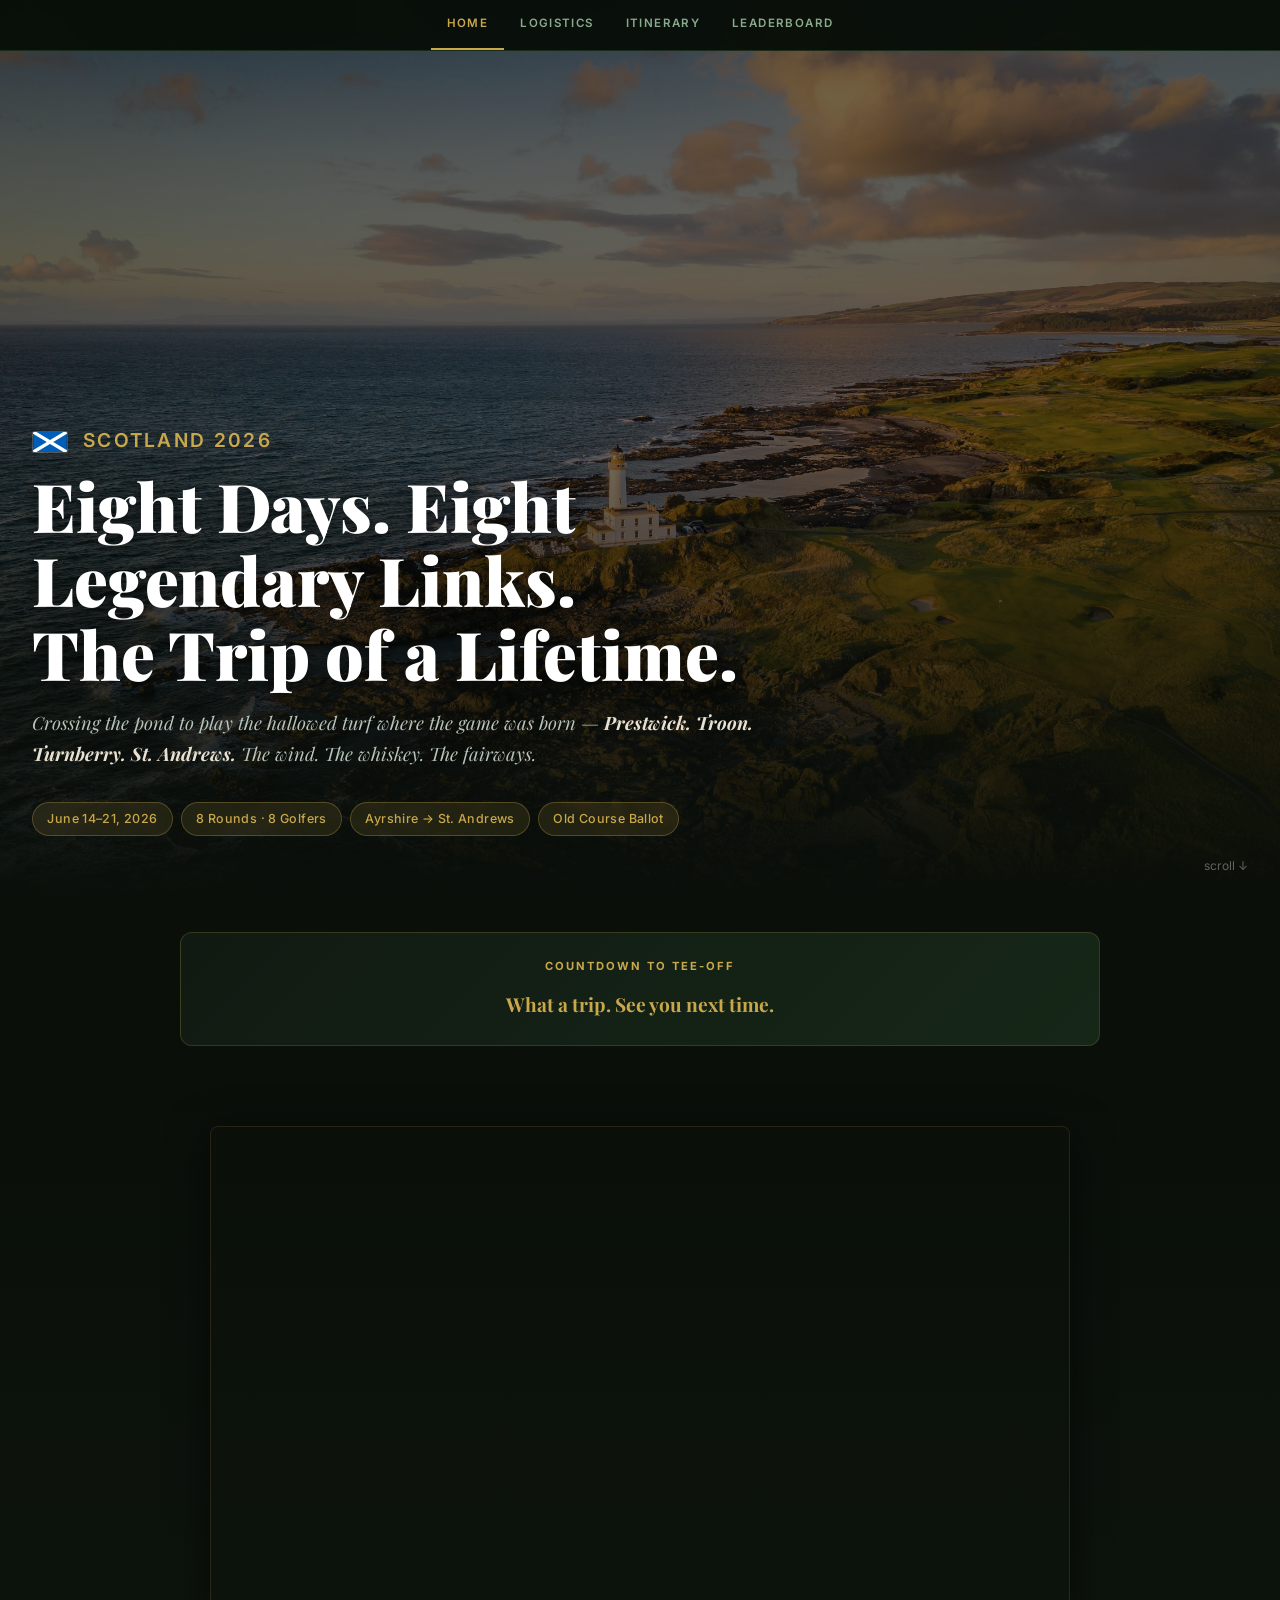
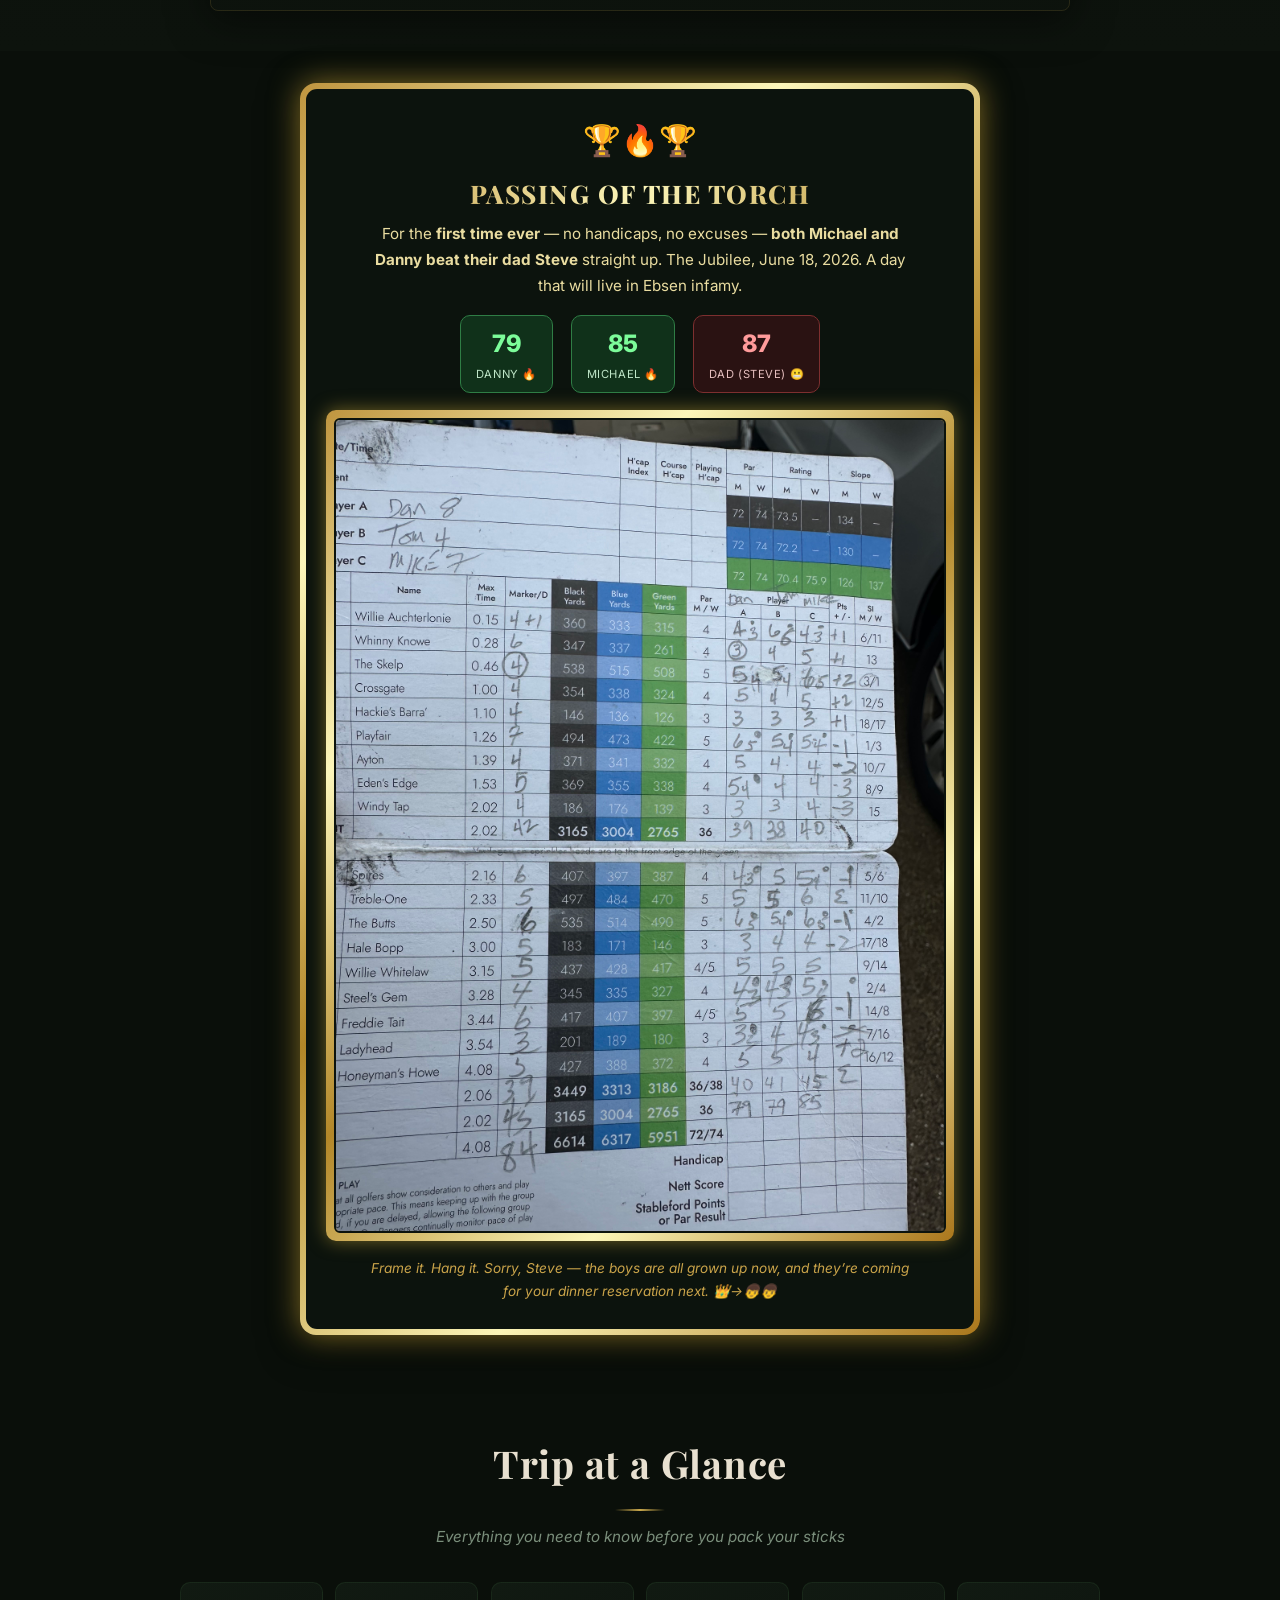
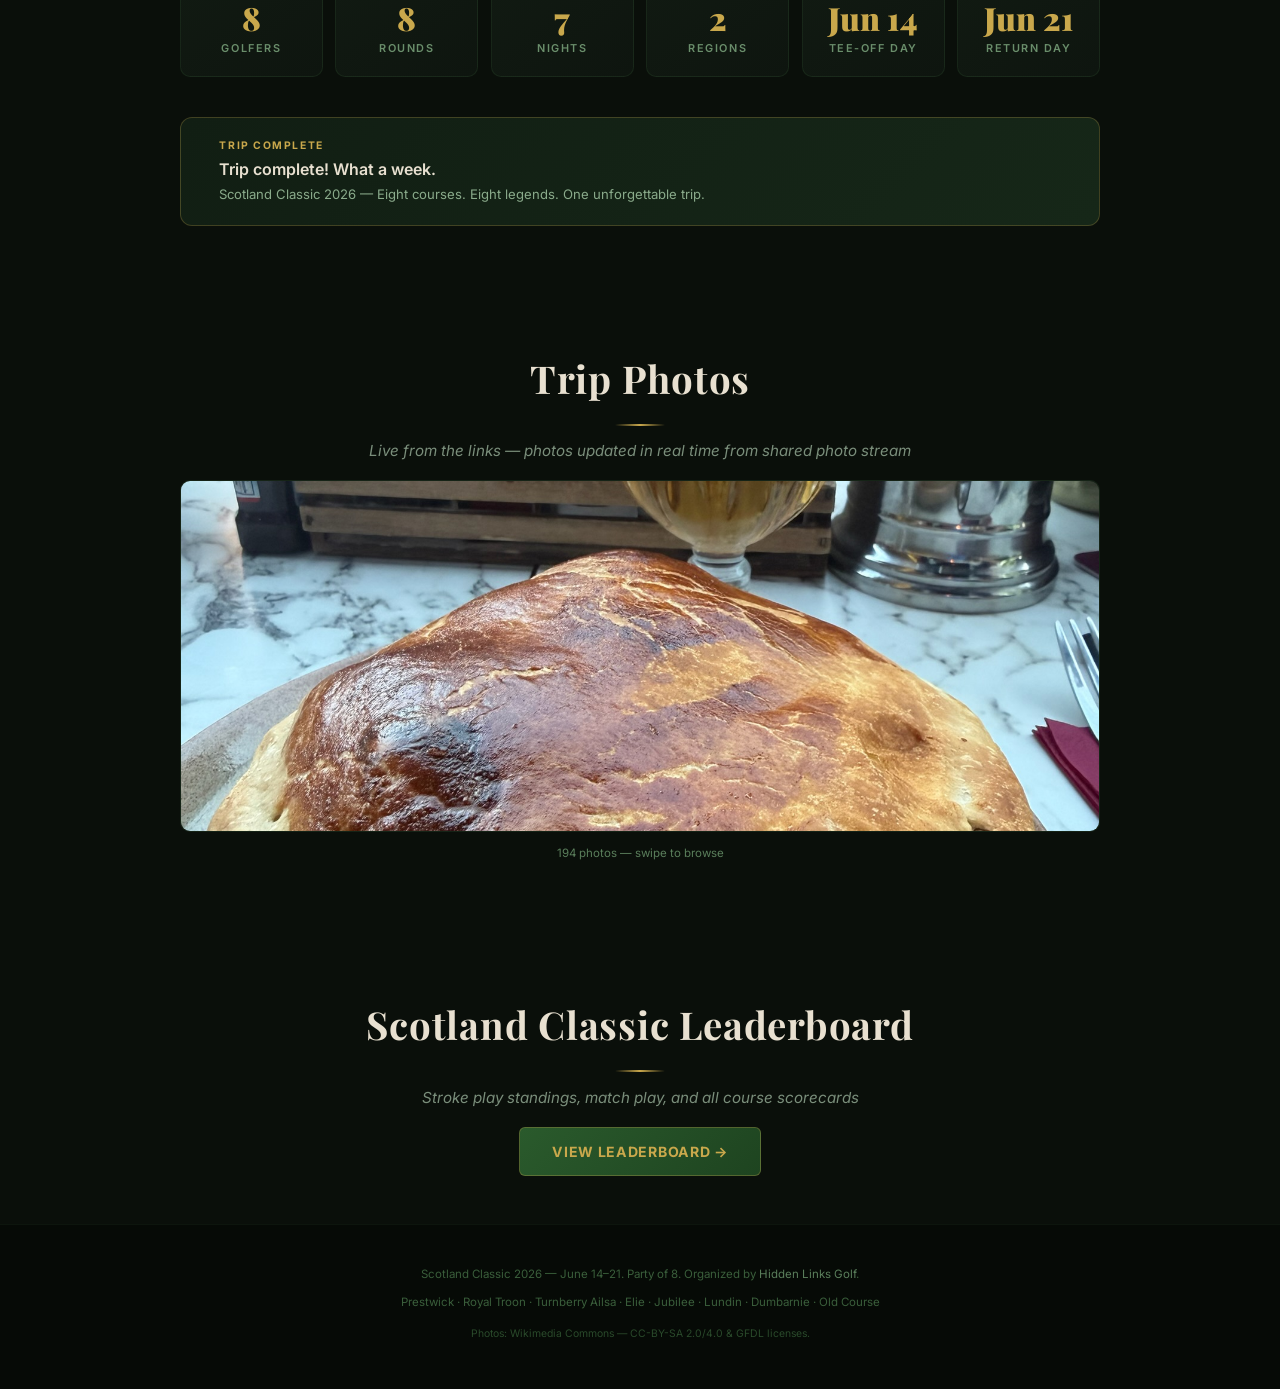
<file: index.html>
<!DOCTYPE html>
<html lang="en">
<head>
  <meta charset="UTF-8" />
  <meta name="viewport" content="width=device-width, initial-scale=1.0" />
  <title>Scotland Classic 2026</title>
  <link rel="stylesheet" href="styles.css" />
</head>
<body>

<!-- ===== HERO ===== -->
<section class="hero" id="top">
  <div class="hero-bg"></div>
  <div class="hero-content">
    <div class="hero-flag">
      <svg viewBox="0 0 60 36" width="36" height="22" style="vertical-align:middle; margin-right:0.4em; border:1px solid rgba(255,255,255,0.2); border-radius:2px;" xmlns="http://www.w3.org/2000/svg">
        <rect width="60" height="36" fill="#005EB8"/>
        <path d="M0,0 L60,36 M60,0 L0,36" stroke="white" stroke-width="6"/>
      </svg>
      Scotland 2026
    </div>
    <h1>Eight Days. Eight Legendary Links.<br />The Trip of a Lifetime.</h1>
    <p class="hero-sub">Crossing the pond to play the hallowed turf where the game was born &mdash; <strong>Prestwick. Troon. Turnberry. St. Andrews.</strong> The wind. The whiskey. The fairways.</p>
    <div class="hero-badges">
      <span class="badge">June 14&ndash;21, 2026</span>
      <span class="badge">8 Rounds &middot; 8 Golfers</span>
      <span class="badge">Ayrshire &rarr; St. Andrews</span>
      <span class="badge">Old Course Ballot</span>
    </div>
  </div>
  <div class="scroll-hint">scroll &#8595;</div>
</section>

<!-- ===== COUNTDOWN ===== -->
<div class="container">
  <div class="countdown-bar" style="margin-top:2rem;">
    <h3>Countdown to Tee-Off</h3>
    <div class="countdown-numbers" id="countdown">
      <div class="countdown-unit"><span class="num" id="cd-days">--</span><span class="lbl">Days</span></div>
      <div class="countdown-unit"><span class="num" id="cd-hours">--</span><span class="lbl">Hours</span></div>
      <div class="countdown-unit"><span class="num" id="cd-mins">--</span><span class="lbl">Minutes</span></div>
      <div class="countdown-unit"><span class="num" id="cd-secs">--</span><span class="lbl">Seconds</span></div>
    </div>
  </div>
</div>

<!-- ===== HYPE VIDEO ===== -->
<section class="video-section">
  <div class="video-wrapper">
    <div class="video-frame">
      <iframe
        src="https://www.youtube.com/embed/14NQIq4SrmY"
        title="Scotland Golf Trip Hype Video"
        frameborder="0"
        allow="accelerometer; autoplay; clipboard-write; encrypted-media; gyroscope; picture-in-picture; web-share"
        allowfullscreen></iframe>
    </div>
  </div>
</section>

<!-- ===== NAV ===== -->
<nav class="site-nav">
  <a href="index.html" class="active">Home</a>
  <a href="logistics.html">Logistics</a>
  <a href="itinerary.html">Itinerary</a>
  <a href="leaderboard.html">Leaderboard</a>
</nav>

<div class="container">

  <!-- ===== PASSING OF THE TORCH (Ebsen milestone) ===== -->
  <section id="torch" style="margin:2rem 0 2.5rem; text-align:center;">
    <div style="max-width:680px; margin:0 auto; padding:6px; background:linear-gradient(135deg,#bf953f,#fcf6ba,#b38728,#fbf5b7,#aa771c); border-radius:16px; box-shadow:0 0 30px rgba(212,175,55,0.6), 0 10px 40px rgba(0,0,0,0.5);">
      <div style="background:#0c130d; border-radius:11px; padding:1.6rem 1.25rem;">
        <div style="font-size:1.9rem;">🏆🔥🏆</div>
        <h2 style="margin:0.3rem 0 0.2rem; font-size:1.6rem; background:linear-gradient(90deg,#bf953f,#fcf6ba,#b38728); -webkit-background-clip:text; background-clip:text; color:transparent; font-weight:800; letter-spacing:0.06em;">PASSING OF THE TORCH</h2>
        <p style="color:#e9dca0; font-size:0.95rem; margin:0.4rem auto 1rem; max-width:540px;">For the <strong>first time ever</strong> &mdash; no handicaps, no excuses &mdash; <strong>both Michael and Danny beat their dad Steve</strong> straight up. The Jubilee, June 18, 2026. A day that will live in Ebsen infamy.</p>
        <div style="display:flex; justify-content:center; gap:1.1rem; flex-wrap:wrap; margin-bottom:1.1rem;">
          <div style="background:#10311a; border:1px solid #2f7d45; border-radius:10px; padding:0.5rem 0.95rem;"><div style="font-size:1.5rem; font-weight:800; color:#7CFC9A;">79</div><div style="font-size:0.7rem; color:#bfe6c8; letter-spacing:0.05em;">DANNY 🔥</div></div>
          <div style="background:#10311a; border:1px solid #2f7d45; border-radius:10px; padding:0.5rem 0.95rem;"><div style="font-size:1.5rem; font-weight:800; color:#7CFC9A;">85</div><div style="font-size:0.7rem; color:#bfe6c8; letter-spacing:0.05em;">MICHAEL 🔥</div></div>
          <div style="background:#2a1212; border:1px solid #7d2f2f; border-radius:10px; padding:0.5rem 0.95rem;"><div style="font-size:1.5rem; font-weight:800; color:#ff9b9b;">87</div><div style="font-size:0.7rem; color:#e6bfbf; letter-spacing:0.05em;">DAD&nbsp;(STEVE) 😬</div></div>
        </div>
        <div style="padding:8px; border-radius:10px; background:linear-gradient(135deg,#bf953f,#fcf6ba,#b38728,#fbf5b7,#aa771c); box-shadow:0 0 18px rgba(212,175,55,0.5);">
          <img src="images/ebsen-torch.jpeg" alt="The scorecard: Michael & Danny both beat Steve at the Jubilee" style="width:100%; display:block; border-radius:6px; border:2px solid #0c130d;" />
        </div>
        <p style="color:#caa44a; font-style:italic; font-size:0.85rem; margin:1rem auto 0; max-width:540px;">Frame it. Hang it. Sorry, Steve &mdash; the boys are all grown up now, and they&rsquo;re coming for your dinner reservation next. 👑&rarr;👦👦</p>
      </div>
    </div>
  </section>

  <!-- ===== AT A GLANCE ===== -->
  <section id="glance">
    <div class="section-header">
      <h2>Trip at a Glance</h2>
      <div class="divider"></div>
      <p>Everything you need to know before you pack your sticks</p>
    </div>

    <div class="glance-grid">
      <div class="glance-card">
        <div class="glance-number">8</div>
        <div class="glance-label">Golfers</div>
      </div>
      <div class="glance-card">
        <div class="glance-number">8</div>
        <div class="glance-label">Rounds</div>
      </div>
      <div class="glance-card">
        <div class="glance-number">7</div>
        <div class="glance-label">Nights</div>
      </div>
      <div class="glance-card">
        <div class="glance-number">2</div>
        <div class="glance-label">Regions</div>
      </div>
      <div class="glance-card">
        <div class="glance-number">Jun 14</div>
        <div class="glance-label">Tee-Off Day</div>
      </div>
      <div class="glance-card">
        <div class="glance-number">Jun 21</div>
        <div class="glance-label">Return Day</div>
      </div>
    </div>
  </section>

  <!-- ===== NEXT UP BAR ===== -->
  <div id="right-now-bar">
    <div class="right-now-icon" id="rn-icon"></div>
    <div class="right-now-text">
      <div class="right-now-label" id="rn-label">Next Up <span style="font-weight:400; font-size:0.55rem; color:#6a8e6b; letter-spacing:0.08em;">(updated in real time)</span></div>
      <div class="right-now-main" id="rn-main"></div>
      <div class="right-now-detail" id="rn-detail"></div>
    </div>
    <a class="right-now-btn" id="rn-btn" href="itinerary.html">View Itinerary</a>
  </div>

  <!-- ===== PHOTO STREAM ===== -->
  <section id="photo-stream" style="padding: 2rem 0 2.5rem;">
    <div class="section-header" style="padding-bottom:1rem;">
      <h2>Trip Photos</h2>
      <div class="divider"></div>
      <p>Live from the links &mdash; photos updated in real time from shared photo stream</p>
    </div>
    <div id="photo-gallery" class="photo-gallery">
      <div class="photo-gallery-inner" id="photo-gallery-inner"></div>
    </div>
    <div id="photo-empty" style="background: linear-gradient(145deg, #0e150f, #0b120c); border: 1px solid rgba(90,158,92,0.12); border-radius: 10px; padding: 2.5rem 1.5rem; text-align: center; color: #5a7e5b; font-size: 0.85rem; font-style: italic;">
      Loading photos...
    </div>
    <div id="photo-count" style="text-align:center; margin-top:0.75rem; font-size:0.72rem; color:#5a7e5b;"></div>
  </section>

  <!-- ===== LEADERBOARD LINK ===== -->
  <section style="text-align:center; padding: 2rem 0 3rem;">
    <div class="section-header" style="padding-bottom:1rem;">
      <h2>Scotland Classic Leaderboard</h2>
      <div class="divider"></div>
      <p>Stroke play standings, match play, and all course scorecards</p>
    </div>
    <a href="leaderboard.html" class="right-now-btn" style="font-size:0.88rem; padding:0.75rem 2rem;">View Leaderboard &rarr;</a>
  </section>

</div>

<footer>
  <p>Scotland Classic 2026 &mdash; June 14&ndash;21. Party of 8. Organized by <a href="https://www.hiddenlinksgolf.com" target="_blank">Hidden Links Golf</a>.</p>
  <p style="margin-top:0.5rem;">Prestwick &middot; Royal Troon &middot; Turnberry Ailsa &middot; Elie &middot; Jubilee &middot; Lundin &middot; Dumbarnie &middot; Old Course</p>
  <p style="margin-top:0.8rem; font-size:0.65rem; color:#2a4a2b;">
    Photos: Wikimedia Commons &mdash; CC-BY-SA 2.0/4.0 &amp; GFDL licenses.
  </p>
</footer>

<script>
  // ===== TRIP CONFIG =====
  var TRIP_START_DATE = new Date(2026, 5, 14);
  var TRIP_END_DATE   = new Date(2026, 5, 21);

  var TRIP_DAYS = [
    { day: 1, label: 'Day 1', desc: 'Arrive Edinburgh → Prestwick', detail: 'Tee time 3:36 PM', anchor: 'itinerary.html#day-1' },
    { day: 2, label: 'Day 2', desc: 'Royal Troon', detail: 'Tee time 3:20 PM • Pickup 1:30 PM', anchor: 'itinerary.html#day-2' },
    { day: 3, label: 'Day 3', desc: 'Turnberry Ailsa → St. Andrews', detail: 'Tee time 10:31 AM', anchor: 'itinerary.html#day-3' },
    { day: 4, label: 'Day 4', desc: 'Golf House Club, Elie', detail: 'Tee time 12:00 PM', anchor: 'itinerary.html#day-4' },
    { day: 5, label: 'Day 5', desc: 'St. Andrews Jubilee Course', detail: 'Tee time 2:32 PM • Walk from hotel', anchor: 'itinerary.html#day-5' },
    { day: 6, label: 'Day 6', desc: 'Ballot + Lundin Golf Club', detail: 'Lundin tee time 12:20 PM', anchor: 'itinerary.html#day-6' },
    { day: 7, label: 'Day 7', desc: 'Dumbarnie Links', detail: 'Tee time 9:40 AM', anchor: 'itinerary.html#day-7' },
    { day: 8, label: 'Day 8', desc: 'Fly Home', detail: 'UA #119 departs 11:30 AM', anchor: 'itinerary.html#day-8' },
  ];

  function getLocalDateOnly(d) {
    return new Date(d.getFullYear(), d.getMonth(), d.getDate());
  }

  function updateRightNowBar() {
    var now = new Date();
    var today = getLocalDateOnly(now);
    var bar = document.getElementById('right-now-bar');
    var icon = document.getElementById('rn-icon');
    var lbl = document.getElementById('rn-label');
    var main = document.getElementById('rn-main');
    var detail = document.getElementById('rn-detail');
    var btn = document.getElementById('rn-btn');

    var startOnly = getLocalDateOnly(TRIP_START_DATE);
    var endOnly   = getLocalDateOnly(TRIP_END_DATE);

    bar.style.display = 'flex';

    if (today < startOnly) {
      var msUntil = startOnly - today;
      var daysUntil = Math.round(msUntil / 86400000);
      lbl.innerHTML = 'Next Up <span style="font-weight:400; font-size:0.55rem; color:#6a8e6b; letter-spacing:0.08em;">(updated in real time)</span>';
      main.textContent = daysUntil + ' day' + (daysUntil === 1 ? '' : 's') + ' until tee-off — June 14, 2026';
      detail.textContent = 'Prestwick Golf Club awaits. First tee time: 3:36 PM local.';
      btn.href = 'itinerary.html';
      btn.textContent = 'View Itinerary';
      return;
    }

    if (today > endOnly) {
      lbl.textContent = 'Trip Complete';
      main.textContent = 'Trip complete! What a week.';
      detail.textContent = 'Scotland Classic 2026 — Eight courses. Eight legends. One unforgettable trip.';
      btn.style.display = 'none';
      return;
    }

    var dayIndex = Math.floor((today - startOnly) / 86400000);
    var dayInfo = TRIP_DAYS[dayIndex];
    if (!dayInfo) return;

    lbl.innerHTML = 'Today — ' + dayInfo.label + ' <span style="font-weight:400; font-size:0.55rem; color:#6a8e6b; letter-spacing:0.08em;">(updated in real time)</span>';
    main.textContent = dayInfo.desc;
    detail.textContent = dayInfo.detail;
    btn.href = dayInfo.anchor;
    btn.textContent = 'Jump to ' + dayInfo.label;
  }

  function updateCountdown() {
    var target = new Date('2026-06-14T08:25:00-05:00');
    var now = new Date();
    var diff = target - now;
    var cdEl = document.getElementById('countdown');

    if (diff <= 0) {
      var today = getLocalDateOnly(now);
      var endOnly = getLocalDateOnly(TRIP_END_DATE);
      if (today > endOnly) {
        cdEl.innerHTML = '<div style="color:#c9a84c;font-size:1.2rem;font-weight:700;font-family:Playfair Display,Georgia,serif;">What a trip. See you next time.</div>';
      } else {
        cdEl.innerHTML = '<div style="color:#c9a84c;font-size:1.2rem;font-weight:700;font-family:Playfair Display,Georgia,serif;">We’re in Scotland!</div>';
      }
      return;
    }
    var d = Math.floor(diff / 86400000);
    var h = Math.floor((diff % 86400000) / 3600000);
    var m = Math.floor((diff % 3600000) / 60000);
    var s = Math.floor((diff % 60000) / 1000);
    document.getElementById('cd-days').textContent = d;
    document.getElementById('cd-hours').textContent = h;
    document.getElementById('cd-mins').textContent = m;
    document.getElementById('cd-secs').textContent = s;
  }

  updateCountdown();
  updateRightNowBar();
  setInterval(updateCountdown, 1000);

  // ===== PHOTO STREAM =====
  function loadPhotoStream() {
    fetch('photos.json?' + Date.now())
      .then(function(r) { return r.ok ? r.json() : null; })
      .then(function(data) {
        var gallery = document.getElementById('photo-gallery');
        var inner = document.getElementById('photo-gallery-inner');
        var empty = document.getElementById('photo-empty');
        var countEl = document.getElementById('photo-count');
        if (!data || !data.photos || data.photos.length === 0) {
          gallery.style.display = 'none';
          empty.textContent = 'No photos yet — upload to the shared album and they\'ll appear here automatically.';
          countEl.textContent = '';
          return;
        }
        empty.style.display = 'none';
        gallery.style.display = 'block';
        inner.innerHTML = '';
        data.photos.forEach(function(photo) {
          var slide = document.createElement('div');
          slide.className = 'photo-slide';
          var img = document.createElement('img');
          img.src = 'images/stream/' + photo.filename;
          img.alt = photo.caption || 'Scotland Trip Photo';
          img.loading = 'lazy';
          slide.appendChild(img);
          if (photo.caption) {
            var cap = document.createElement('div');
            cap.className = 'photo-caption';
            cap.textContent = photo.caption;
            slide.appendChild(cap);
          }
          inner.appendChild(slide);
        });
        countEl.textContent = data.photos.length + ' photo' + (data.photos.length === 1 ? '' : 's') + ' — swipe to browse';
      })
      .catch(function() {
        document.getElementById('photo-empty').textContent = 'No photos yet — upload to the shared album and they\'ll appear here automatically.';
      });
  }
  loadPhotoStream();
  setInterval(loadPhotoStream, 60000);
</script>

</body>
</html>
</file>
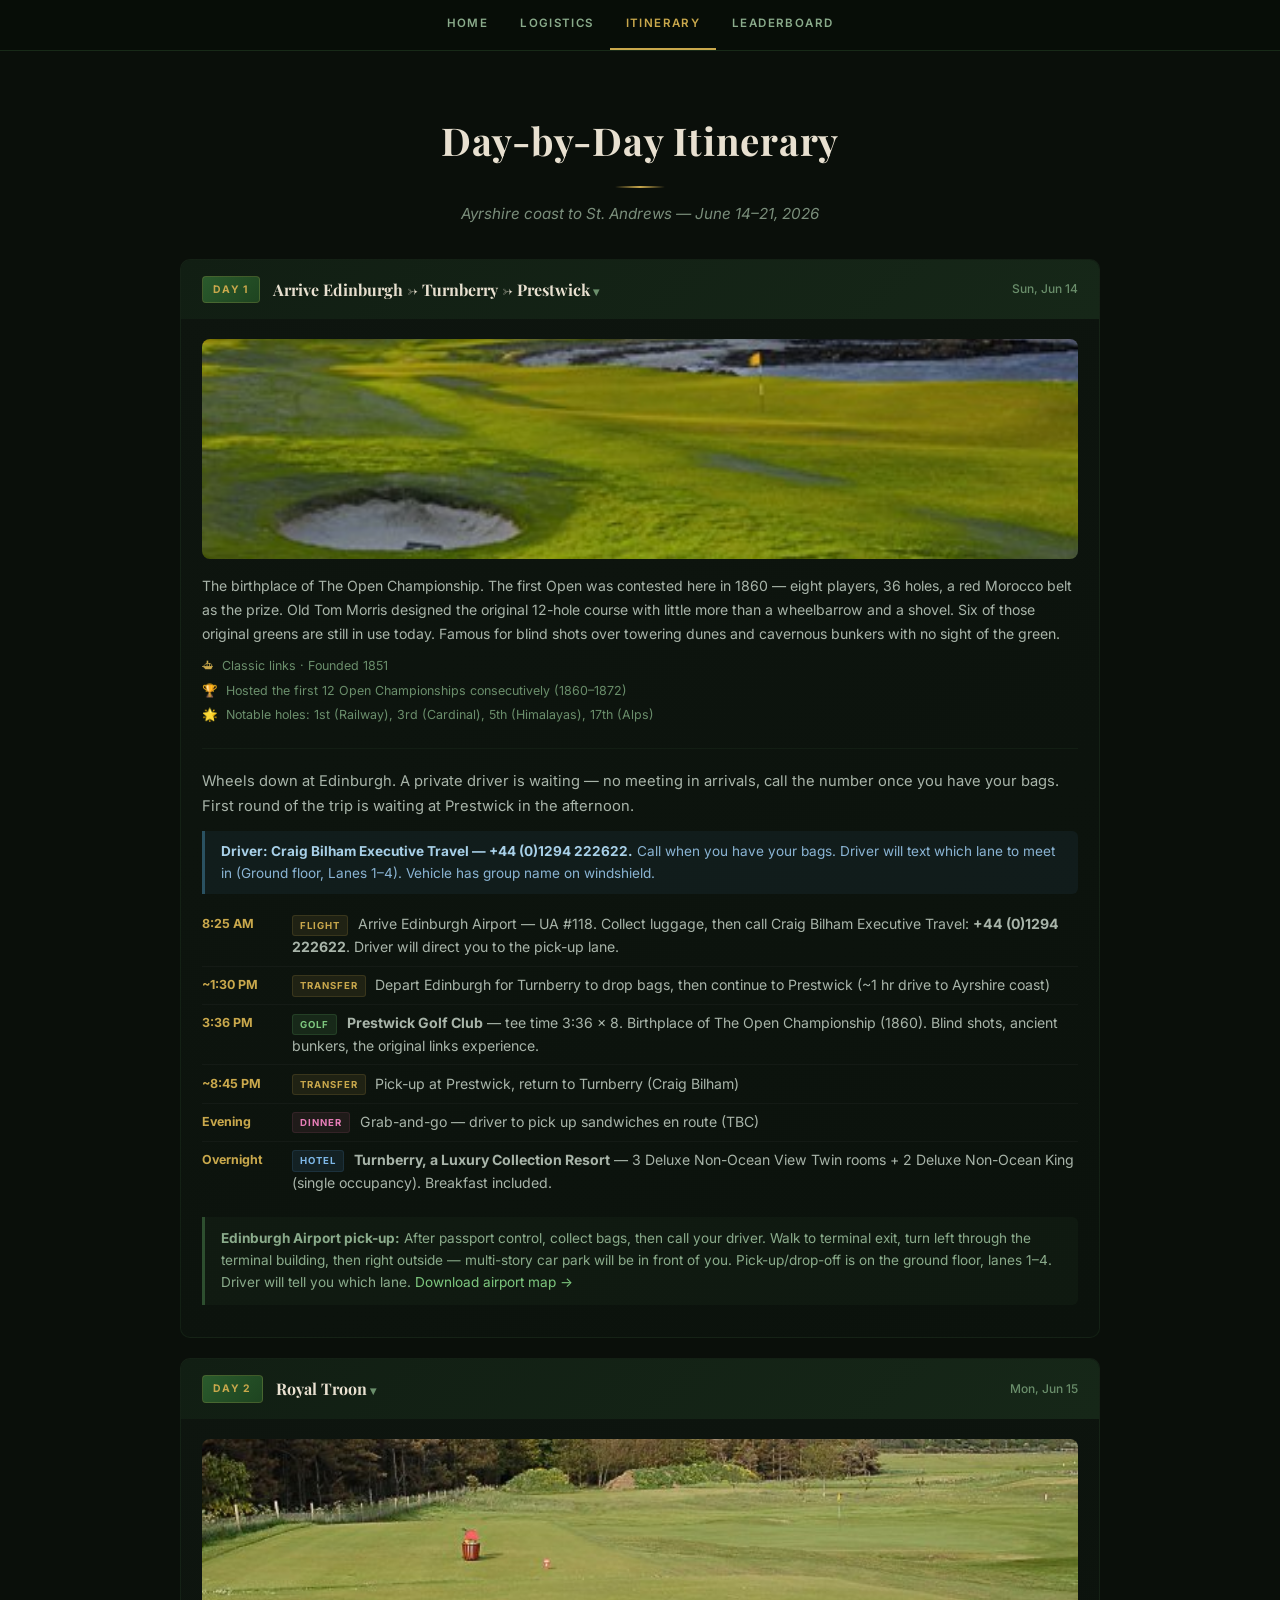
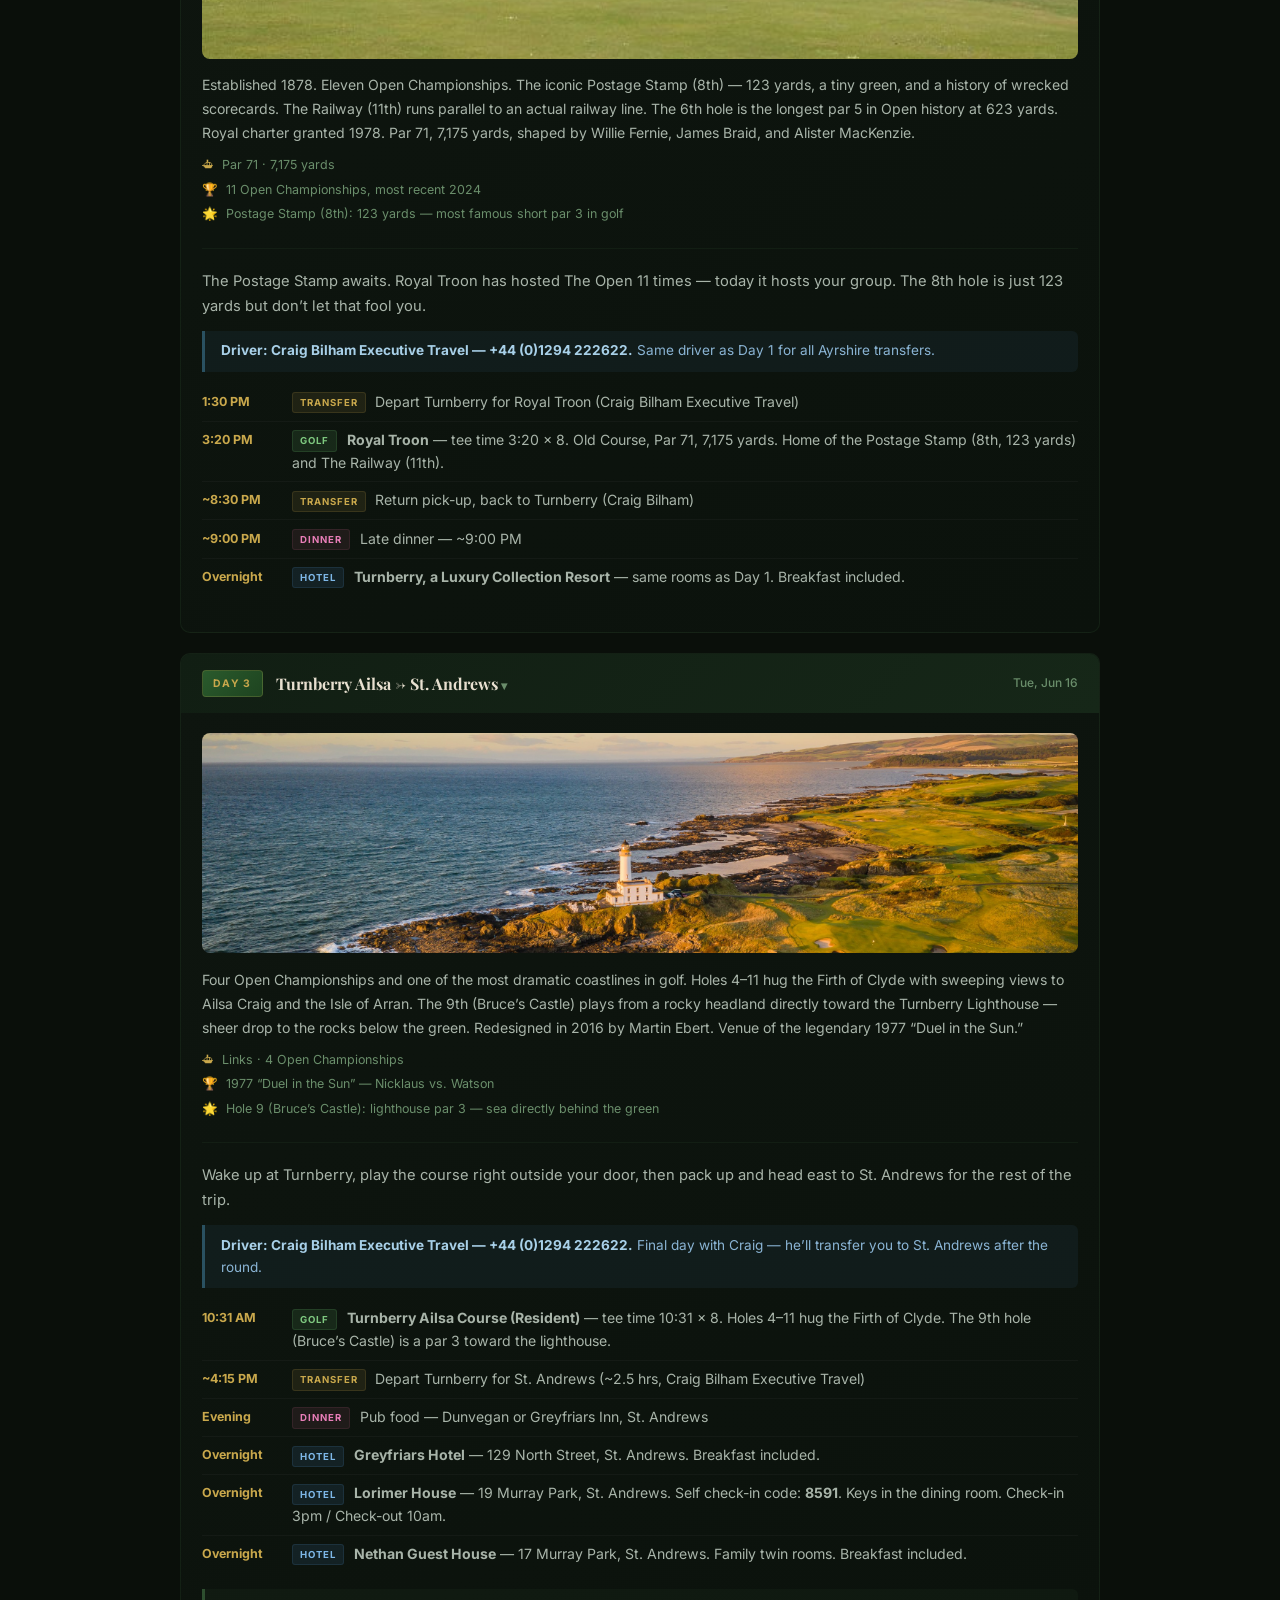
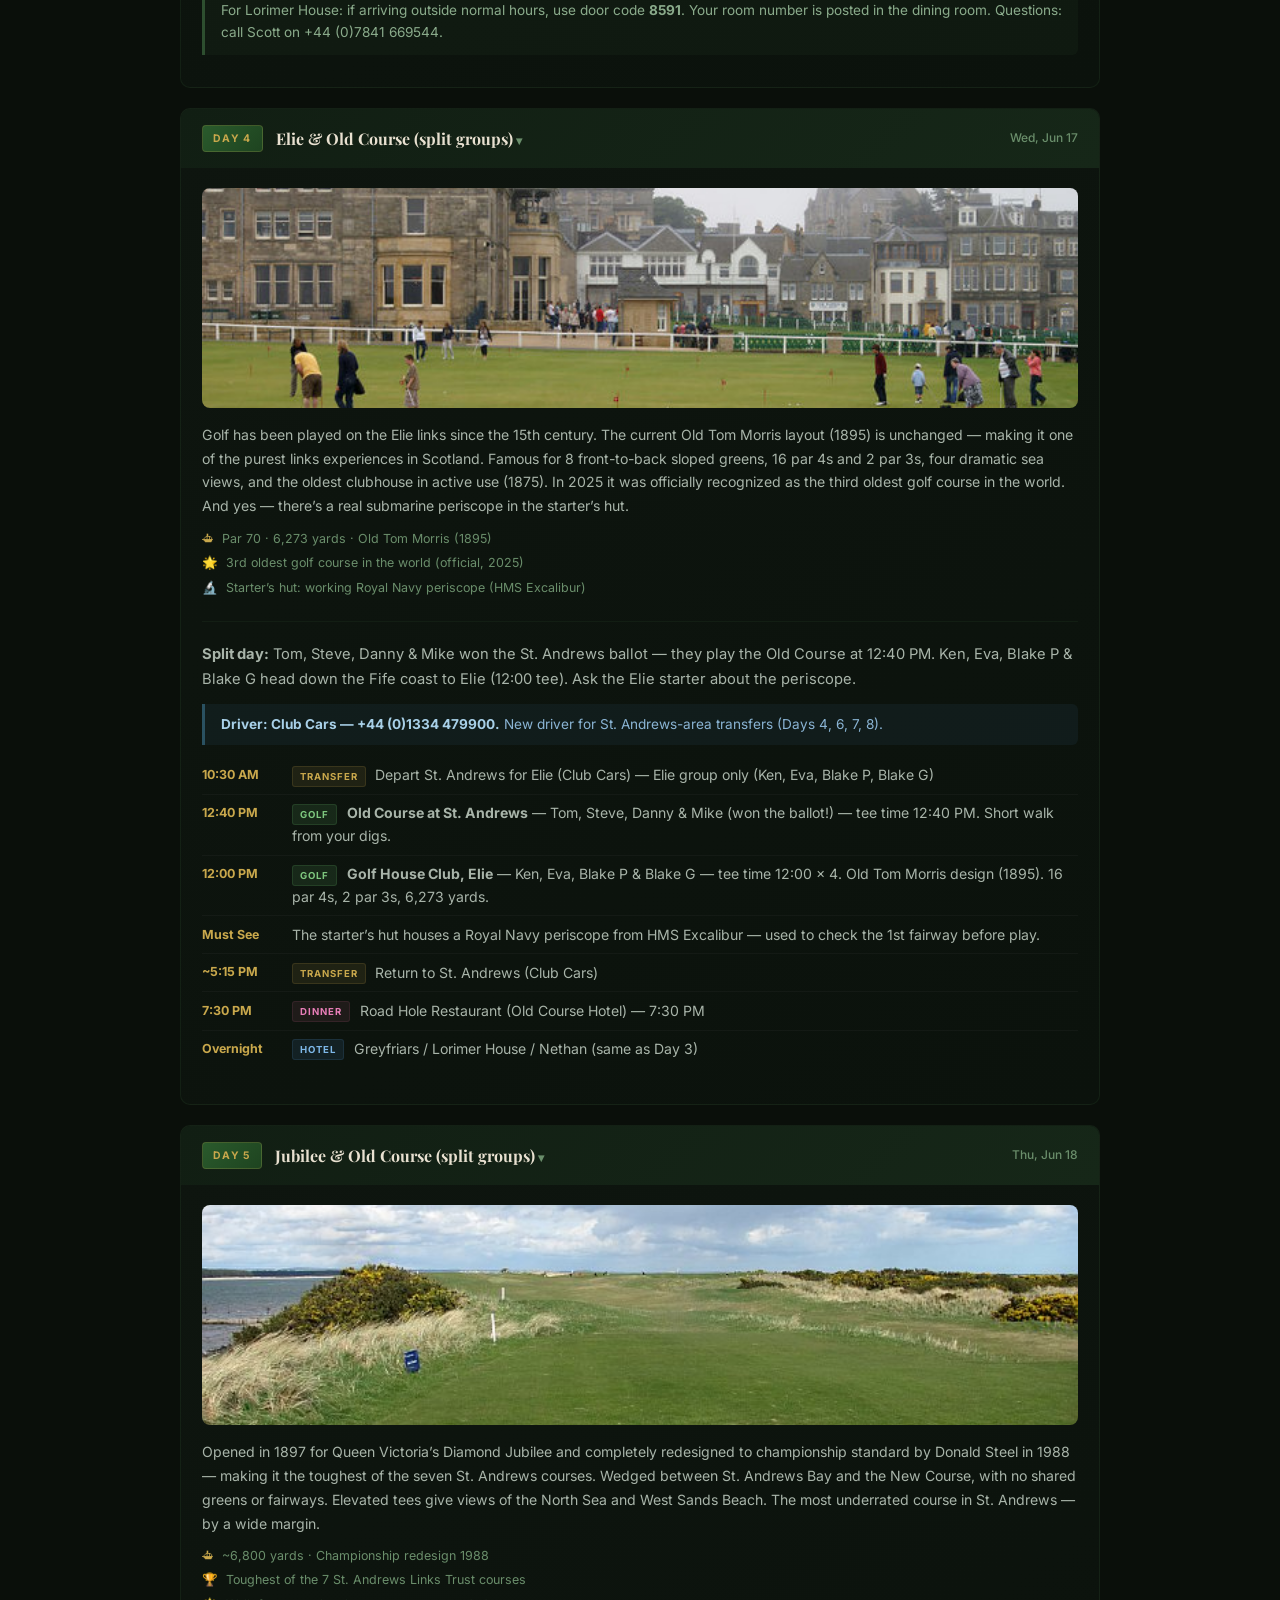
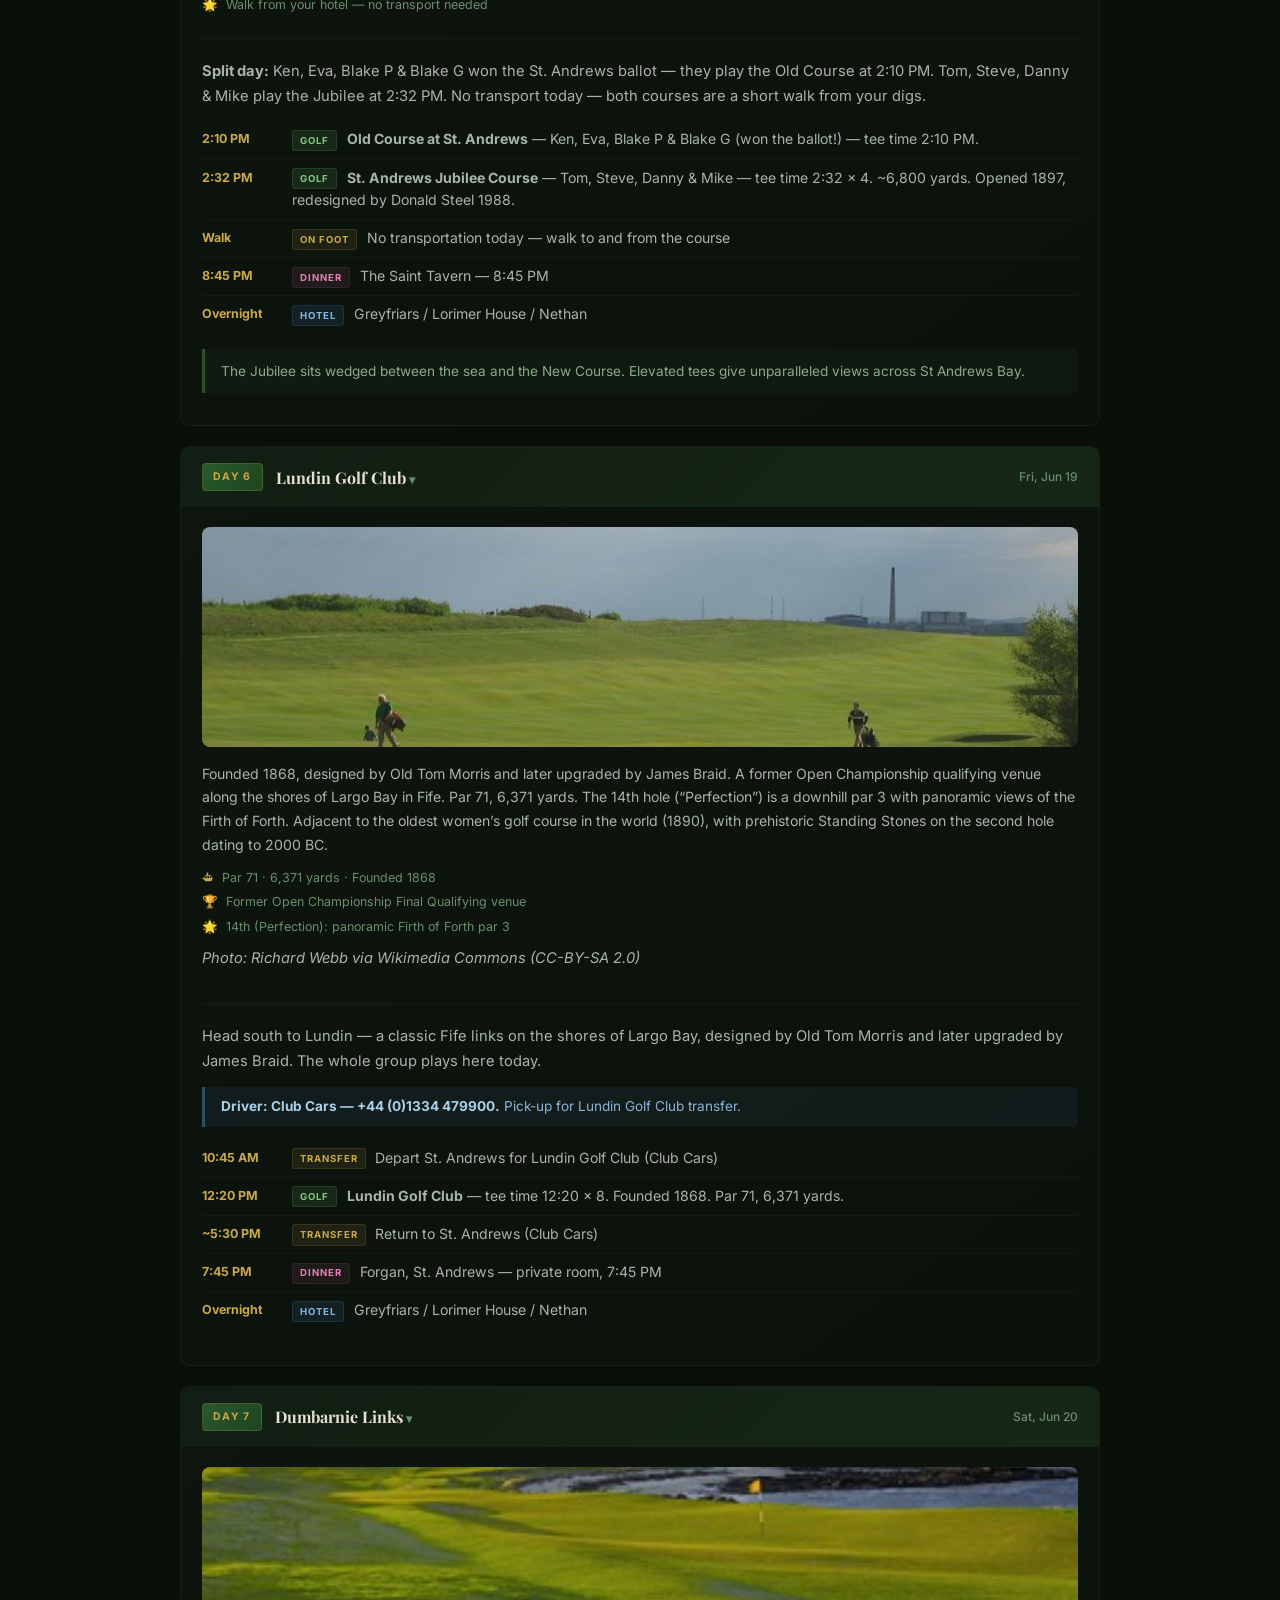
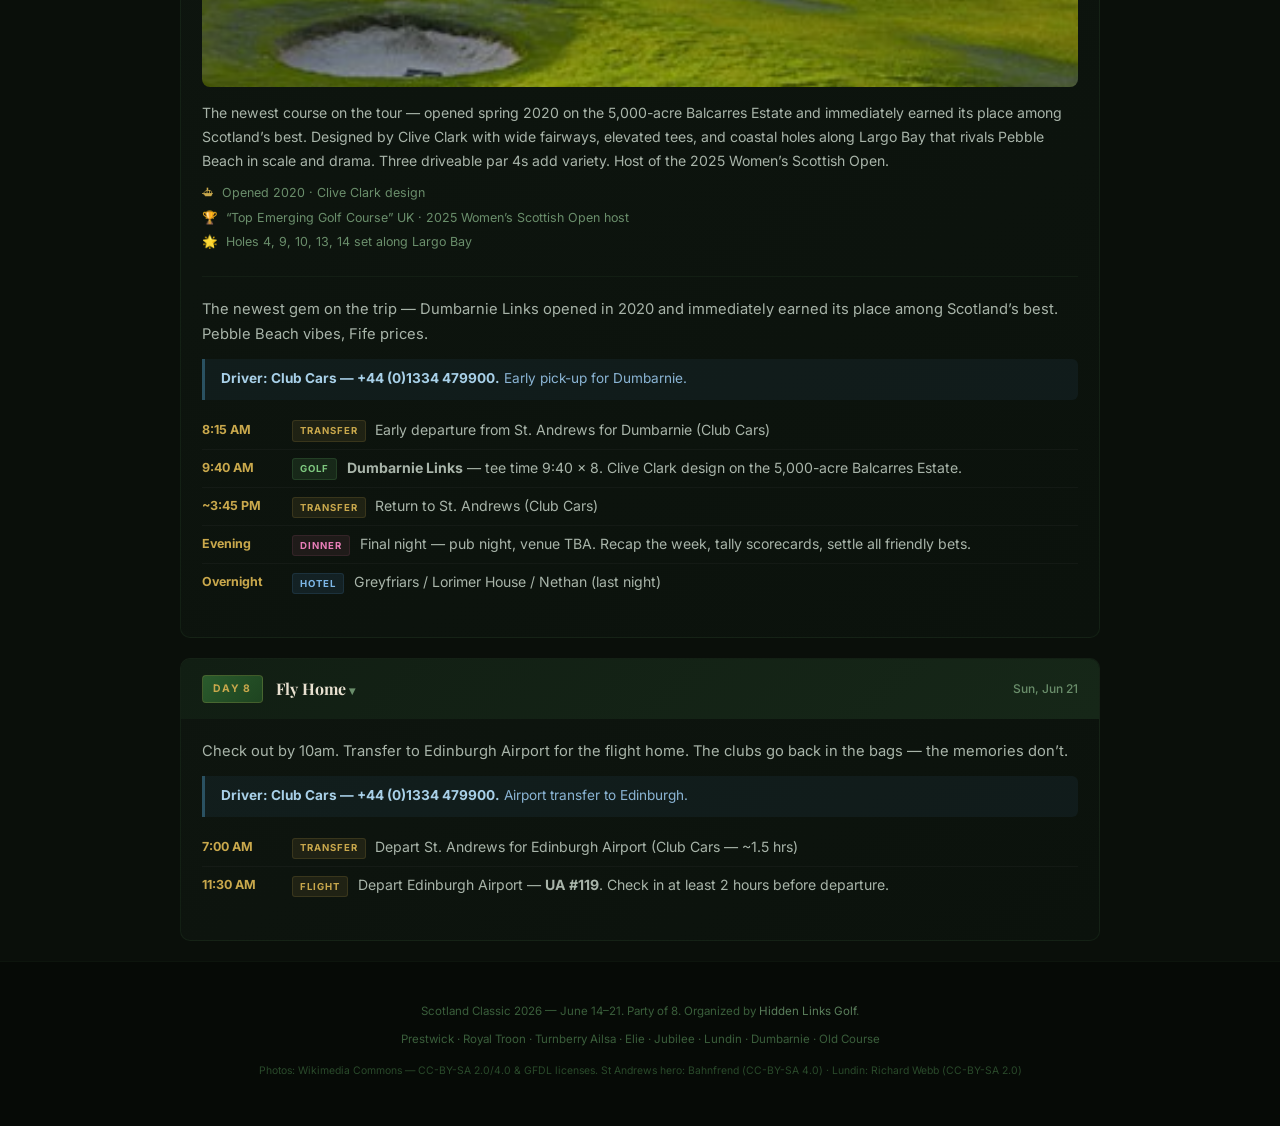
<file: itinerary.html>
<!DOCTYPE html>
<html lang="en">
<head>
  <meta charset="UTF-8" />
  <meta name="viewport" content="width=device-width, initial-scale=1.0" />
  <title>Itinerary &mdash; Scotland Classic 2026</title>
  <link rel="stylesheet" href="styles.css" />
</head>
<body>

<nav class="site-nav">
  <a href="index.html">Home</a>
  <a href="logistics.html">Logistics</a>
  <a href="itinerary.html" class="active">Itinerary</a>
  <a href="leaderboard.html">Leaderboard</a>
</nav>

<div class="container">

  <section id="itinerary">
    <div class="section-header">
      <h2>Day-by-Day Itinerary</h2>
      <div class="divider"></div>
      <p>Ayrshire coast to St. Andrews &mdash; June 14&ndash;21, 2026</p>
    </div>

    <!-- ========== DAY 1 ========== -->
    <div class="day-card" id="day-1">
      <div class="day-header">
        <span class="day-label">Day 1</span>
        <span class="day-title">Arrive Edinburgh &rarr; Turnberry &rarr; Prestwick</span>
        <span class="day-date">Sun, Jun 14</span>
      </div>
      <div class="day-body">
        <div class="course-detail">
          <img src="images/crail_balcomie.jpg" alt="Prestwick Golf Club, Ayrshire" class="course-img" />
          <p class="course-desc">The birthplace of The Open Championship. The first Open was contested here in 1860 &mdash; eight players, 36 holes, a red Morocco belt as the prize. Old Tom Morris designed the original 12-hole course with little more than a wheelbarrow and a shovel. Six of those original greens are still in use today. Famous for blind shots over towering dunes and cavernous bunkers with no sight of the green.</p>
          <div class="course-fact"><span class="course-fact-icon">&#9972;</span> Classic links &middot; Founded 1851</div>
          <div class="course-fact"><span class="course-fact-icon">&#127942;</span> Hosted the first 12 Open Championships consecutively (1860&ndash;1872)</div>
          <div class="course-fact"><span class="course-fact-icon">&#127775;</span> Notable holes: 1st (Railway), 3rd (Cardinal), 5th (Himalayas), 17th (Alps)</div>
        </div>
        <p>Wheels down at Edinburgh. A private driver is waiting &mdash; no meeting in arrivals, call the number once you have your bags. First round of the trip is waiting at Prestwick in the afternoon.</p>
        <div class="phone-box"><strong>Driver: Craig Bilham Executive Travel &mdash; +44 (0)1294 222622.</strong> Call when you have your bags. Driver will text which lane to meet in (Ground floor, Lanes 1&ndash;4). Vehicle has group name on windshield.</div>
        <ul class="event-list">
          <li>
            <span class="event-time">8:25 AM</span>
            <span><span class="tag tag-travel">Flight</span> Arrive Edinburgh Airport &mdash; UA #118. Collect luggage, then call Craig Bilham Executive Travel: <strong>+44 (0)1294 222622</strong>. Driver will direct you to the pick-up lane.</span>
          </li>
          <li>
            <span class="event-time">~1:30 PM</span>
            <span><span class="tag tag-travel">Transfer</span> Depart Edinburgh for Turnberry to drop bags, then continue to Prestwick (~1 hr drive to Ayrshire coast)</span>
          </li>
          <li>
            <span class="event-time">3:36 PM</span>
            <span><span class="tag tag-golf">Golf</span> <strong>Prestwick Golf Club</strong> &mdash; tee time 3:36 &times; 8. Birthplace of The Open Championship (1860). Blind shots, ancient bunkers, the original links experience.</span>
          </li>
          <li>
            <span class="event-time">~8:45 PM</span>
            <span><span class="tag tag-travel">Transfer</span> Pick-up at Prestwick, return to Turnberry (Craig Bilham)</span>
          </li>
          <li>
            <span class="event-time">Evening</span>
            <span><span class="tag tag-dinner">Dinner</span> Grab-and-go &mdash; driver to pick up sandwiches en route (TBC)</span>
          </li>
          <li>
            <span class="event-time">Overnight</span>
            <span><span class="tag tag-hotel">Hotel</span> <strong>Turnberry, a Luxury Collection Resort</strong> &mdash; 3 Deluxe Non-Ocean View Twin rooms + 2 Deluxe Non-Ocean King (single occupancy). Breakfast included.</span>
          </li>
        </ul>
        <div class="note-box"><strong>Edinburgh Airport pick-up:</strong> After passport control, collect bags, then call your driver. Walk to terminal exit, turn left through the terminal building, then right outside &mdash; multi-story car park will be in front of you. Pick-up/drop-off is on the ground floor, lanes 1&ndash;4. Driver will tell you which lane. <a href="assets/edinburgh-airport-map.pdf">Download airport map &rarr;</a></div>
      </div>
    </div>

    <!-- ========== DAY 2 ========== -->
    <div class="day-card" id="day-2">
      <div class="day-header">
        <span class="day-label">Day 2</span>
        <span class="day-title">Royal Troon</span>
        <span class="day-date">Mon, Jun 15</span>
      </div>
      <div class="day-body">
        <div class="course-detail">
          <img src="images/elie.jpg" alt="Royal Troon Golf Club" class="course-img" />
          <p class="course-desc">Established 1878. Eleven Open Championships. The iconic Postage Stamp (8th) &mdash; 123 yards, a tiny green, and a history of wrecked scorecards. The Railway (11th) runs parallel to an actual railway line. The 6th hole is the longest par 5 in Open history at 623 yards. Royal charter granted 1978. Par 71, 7,175 yards, shaped by Willie Fernie, James Braid, and Alister MacKenzie.</p>
          <div class="course-fact"><span class="course-fact-icon">&#9972;</span> Par 71 &middot; 7,175 yards</div>
          <div class="course-fact"><span class="course-fact-icon">&#127942;</span> 11 Open Championships, most recent 2024</div>
          <div class="course-fact"><span class="course-fact-icon">&#127775;</span> Postage Stamp (8th): 123 yards &mdash; most famous short par 3 in golf</div>
        </div>
        <p>The Postage Stamp awaits. Royal Troon has hosted The Open 11 times &mdash; today it hosts your group. The 8th hole is just 123 yards but don&rsquo;t let that fool you.</p>
        <div class="phone-box"><strong>Driver: Craig Bilham Executive Travel &mdash; +44 (0)1294 222622.</strong> Same driver as Day 1 for all Ayrshire transfers.</div>
        <ul class="event-list">
          <li>
            <span class="event-time">1:30 PM</span>
            <span><span class="tag tag-travel">Transfer</span> Depart Turnberry for Royal Troon (Craig Bilham Executive Travel)</span>
          </li>
          <li>
            <span class="event-time">3:20 PM</span>
            <span><span class="tag tag-golf">Golf</span> <strong>Royal Troon</strong> &mdash; tee time 3:20 &times; 8. Old Course, Par 71, 7,175 yards. Home of the Postage Stamp (8th, 123 yards) and The Railway (11th).</span>
          </li>
          <li>
            <span class="event-time">~8:30 PM</span>
            <span><span class="tag tag-travel">Transfer</span> Return pick-up, back to Turnberry (Craig Bilham)</span>
          </li>
          <li>
            <span class="event-time">~9:00 PM</span>
            <span><span class="tag tag-dinner">Dinner</span> Late dinner &mdash; ~9:00 PM</span>
          </li>
          <li>
            <span class="event-time">Overnight</span>
            <span><span class="tag tag-hotel">Hotel</span> <strong>Turnberry, a Luxury Collection Resort</strong> &mdash; same rooms as Day 1. Breakfast included.</span>
          </li>
        </ul>
      </div>
    </div>

    <!-- ========== DAY 3 ========== -->
    <div class="day-card" id="day-3">
      <div class="day-header">
        <span class="day-label">Day 3</span>
        <span class="day-title">Turnberry Ailsa &rarr; St. Andrews</span>
        <span class="day-date">Tue, Jun 16</span>
      </div>
      <div class="day-body">
        <div class="course-detail">
          <img src="images/turnberry_hero.jpg" alt="Turnberry Ailsa Course" class="course-img" />
          <p class="course-desc">Four Open Championships and one of the most dramatic coastlines in golf. Holes 4&ndash;11 hug the Firth of Clyde with sweeping views to Ailsa Craig and the Isle of Arran. The 9th (Bruce&rsquo;s Castle) plays from a rocky headland directly toward the Turnberry Lighthouse &mdash; sheer drop to the rocks below the green. Redesigned in 2016 by Martin Ebert. Venue of the legendary 1977 &ldquo;Duel in the Sun.&rdquo;</p>
          <div class="course-fact"><span class="course-fact-icon">&#9972;</span> Links &middot; 4 Open Championships</div>
          <div class="course-fact"><span class="course-fact-icon">&#127942;</span> 1977 &ldquo;Duel in the Sun&rdquo; &mdash; Nicklaus vs. Watson</div>
          <div class="course-fact"><span class="course-fact-icon">&#127775;</span> Hole 9 (Bruce&rsquo;s Castle): lighthouse par 3 &mdash; sea directly behind the green</div>
        </div>
        <p>Wake up at Turnberry, play the course right outside your door, then pack up and head east to St. Andrews for the rest of the trip.</p>
        <div class="phone-box"><strong>Driver: Craig Bilham Executive Travel &mdash; +44 (0)1294 222622.</strong> Final day with Craig &mdash; he&rsquo;ll transfer you to St. Andrews after the round.</div>
        <ul class="event-list">
          <li>
            <span class="event-time">10:31 AM</span>
            <span><span class="tag tag-golf">Golf</span> <strong>Turnberry Ailsa Course (Resident)</strong> &mdash; tee time 10:31 &times; 8. Holes 4&ndash;11 hug the Firth of Clyde. The 9th hole (Bruce&rsquo;s Castle) is a par 3 toward the lighthouse.</span>
          </li>
          <li>
            <span class="event-time">~4:15 PM</span>
            <span><span class="tag tag-travel">Transfer</span> Depart Turnberry for St. Andrews (~2.5 hrs, Craig Bilham Executive Travel)</span>
          </li>
          <li>
            <span class="event-time">Evening</span>
            <span><span class="tag tag-dinner">Dinner</span> Pub food &mdash; Dunvegan or Greyfriars Inn, St. Andrews</span>
          </li>
          <li>
            <span class="event-time">Overnight</span>
            <span><span class="tag tag-hotel">Hotel</span> <strong>Greyfriars Hotel</strong> &mdash; 129 North Street, St. Andrews. Breakfast included.</span>
          </li>
          <li>
            <span class="event-time">Overnight</span>
            <span><span class="tag tag-hotel">Hotel</span> <strong>Lorimer House</strong> &mdash; 19 Murray Park, St. Andrews. Self check-in code: <strong>8591</strong>. Keys in the dining room. Check-in 3pm / Check-out 10am.</span>
          </li>
          <li>
            <span class="event-time">Overnight</span>
            <span><span class="tag tag-hotel">Hotel</span> <strong>Nethan Guest House</strong> &mdash; 17 Murray Park, St. Andrews. Family twin rooms. Breakfast included.</span>
          </li>
        </ul>
        <div class="note-box">For Lorimer House: if arriving outside normal hours, use door code <strong>8591</strong>. Your room number is posted in the dining room. Questions: call Scott on +44 (0)7841 669544.</div>
      </div>
    </div>

    <!-- ========== DAY 4 ========== -->
    <div class="day-card" id="day-4">
      <div class="day-header">
        <span class="day-label">Day 4</span>
        <span class="day-title">Elie &amp; Old Course (split groups)</span>
        <span class="day-date">Wed, Jun 17</span>
      </div>
      <div class="day-body">
        <div class="course-detail">
          <img src="images/st_andrews_golfers.jpg" alt="Golf House Club Elie" class="course-img" />
          <p class="course-desc">Golf has been played on the Elie links since the 15th century. The current Old Tom Morris layout (1895) is unchanged &mdash; making it one of the purest links experiences in Scotland. Famous for 8 front-to-back sloped greens, 16 par 4s and 2 par 3s, four dramatic sea views, and the oldest clubhouse in active use (1875). In 2025 it was officially recognized as the third oldest golf course in the world. And yes &mdash; there&rsquo;s a real submarine periscope in the starter&rsquo;s hut.</p>
          <div class="course-fact"><span class="course-fact-icon">&#9972;</span> Par 70 &middot; 6,273 yards &middot; Old Tom Morris (1895)</div>
          <div class="course-fact"><span class="course-fact-icon">&#127775;</span> 3rd oldest golf course in the world (official, 2025)</div>
          <div class="course-fact"><span class="course-fact-icon">&#128300;</span> Starter&rsquo;s hut: working Royal Navy periscope (HMS Excalibur)</div>
        </div>
        <p><strong>Split day:</strong> Tom, Steve, Danny &amp; Mike won the St. Andrews ballot &mdash; they play the Old Course at 12:40 PM. Ken, Eva, Blake P &amp; Blake G head down the Fife coast to Elie (12:00 tee). Ask the Elie starter about the periscope.</p>
        <div class="phone-box"><strong>Driver: Club Cars &mdash; +44 (0)1334 479900.</strong> New driver for St. Andrews-area transfers (Days 4, 6, 7, 8).</div>
        <ul class="event-list">
          <li>
            <span class="event-time">10:30 AM</span>
            <span><span class="tag tag-travel">Transfer</span> Depart St. Andrews for Elie (Club Cars) &mdash; Elie group only (Ken, Eva, Blake P, Blake G)</span>
          </li>
          <li>
            <span class="event-time">12:40 PM</span>
            <span><span class="tag tag-golf">Golf</span> <strong>Old Course at St. Andrews</strong> &mdash; Tom, Steve, Danny &amp; Mike (won the ballot!) &mdash; tee time 12:40 PM. Short walk from your digs.</span>
          </li>
          <li>
            <span class="event-time">12:00 PM</span>
            <span><span class="tag tag-golf">Golf</span> <strong>Golf House Club, Elie</strong> &mdash; Ken, Eva, Blake P &amp; Blake G &mdash; tee time 12:00 &times; 4. Old Tom Morris design (1895). 16 par 4s, 2 par 3s, 6,273 yards.</span>
          </li>
          <li>
            <span class="event-time">Must See</span>
            <span>The starter&rsquo;s hut houses a Royal Navy periscope from HMS Excalibur &mdash; used to check the 1st fairway before play.</span>
          </li>
          <li>
            <span class="event-time">~5:15 PM</span>
            <span><span class="tag tag-travel">Transfer</span> Return to St. Andrews (Club Cars)</span>
          </li>
          <li>
            <span class="event-time">7:30 PM</span>
            <span><span class="tag tag-dinner">Dinner</span> Road Hole Restaurant (Old Course Hotel) &mdash; 7:30 PM</span>
          </li>
          <li>
            <span class="event-time">Overnight</span>
            <span><span class="tag tag-hotel">Hotel</span> Greyfriars / Lorimer House / Nethan (same as Day 3)</span>
          </li>
        </ul>
      </div>
    </div>

    <!-- ========== DAY 5 ========== -->
    <div class="day-card" id="day-5">
      <div class="day-header">
        <span class="day-label">Day 5</span>
        <span class="day-title">Jubilee &amp; Old Course (split groups)</span>
        <span class="day-date">Thu, Jun 18</span>
      </div>
      <div class="day-body">
        <div class="course-detail">
          <img src="images/jubilee_course.jpg" alt="St Andrews Jubilee Course" class="course-img" />
          <p class="course-desc">Opened in 1897 for Queen Victoria&rsquo;s Diamond Jubilee and completely redesigned to championship standard by Donald Steel in 1988 &mdash; making it the toughest of the seven St. Andrews courses. Wedged between St. Andrews Bay and the New Course, with no shared greens or fairways. Elevated tees give views of the North Sea and West Sands Beach. The most underrated course in St. Andrews &mdash; by a wide margin.</p>
          <div class="course-fact"><span class="course-fact-icon">&#9972;</span> ~6,800 yards &middot; Championship redesign 1988</div>
          <div class="course-fact"><span class="course-fact-icon">&#127942;</span> Toughest of the 7 St. Andrews Links Trust courses</div>
          <div class="course-fact"><span class="course-fact-icon">&#127775;</span> Walk from your hotel &mdash; no transport needed</div>
        </div>
        <p><strong>Split day:</strong> Ken, Eva, Blake P &amp; Blake G won the St. Andrews ballot &mdash; they play the Old Course at 2:10 PM. Tom, Steve, Danny &amp; Mike play the Jubilee at 2:32 PM. No transport today &mdash; both courses are a short walk from your digs.</p>
        <ul class="event-list">
          <li>
            <span class="event-time">2:10 PM</span>
            <span><span class="tag tag-golf">Golf</span> <strong>Old Course at St. Andrews</strong> &mdash; Ken, Eva, Blake P &amp; Blake G (won the ballot!) &mdash; tee time 2:10 PM.</span>
          </li>
          <li>
            <span class="event-time">2:32 PM</span>
            <span><span class="tag tag-golf">Golf</span> <strong>St. Andrews Jubilee Course</strong> &mdash; Tom, Steve, Danny &amp; Mike &mdash; tee time 2:32 &times; 4. ~6,800 yards. Opened 1897, redesigned by Donald Steel 1988.</span>
          </li>
          <li>
            <span class="event-time">Walk</span>
            <span><span class="tag tag-travel">On Foot</span> No transportation today &mdash; walk to and from the course</span>
          </li>
          <li>
            <span class="event-time">8:45 PM</span>
            <span><span class="tag tag-dinner">Dinner</span> The Saint Tavern &mdash; 8:45 PM</span>
          </li>
          <li>
            <span class="event-time">Overnight</span>
            <span><span class="tag tag-hotel">Hotel</span> Greyfriars / Lorimer House / Nethan</span>
          </li>
        </ul>
        <div class="note-box">The Jubilee sits wedged between the sea and the New Course. Elevated tees give unparalleled views across St Andrews Bay.</div>
      </div>
    </div>

    <!-- ========== DAY 6 ========== -->
    <div class="day-card" id="day-6">
      <div class="day-header">
        <span class="day-label">Day 6</span>
        <span class="day-title">Lundin Golf Club</span>
        <span class="day-date">Fri, Jun 19</span>
      </div>
      <div class="day-body">
        <div class="course-detail">
          <img src="images/lundin.jpg" alt="Lundin Golf Club, Fife" class="course-img" />
          <p class="course-desc">Founded 1868, designed by Old Tom Morris and later upgraded by James Braid. A former Open Championship qualifying venue along the shores of Largo Bay in Fife. Par 71, 6,371 yards. The 14th hole (&ldquo;Perfection&rdquo;) is a downhill par 3 with panoramic views of the Firth of Forth. Adjacent to the oldest women&rsquo;s golf course in the world (1890), with prehistoric Standing Stones on the second hole dating to 2000 BC.</p>
          <div class="course-fact"><span class="course-fact-icon">&#9972;</span> Par 71 &middot; 6,371 yards &middot; Founded 1868</div>
          <div class="course-fact"><span class="course-fact-icon">&#127942;</span> Former Open Championship Final Qualifying venue</div>
          <div class="course-fact"><span class="course-fact-icon">&#127775;</span> 14th (Perfection): panoramic Firth of Forth par 3</div>
          <p class="course-photo-credit">Photo: Richard Webb via Wikimedia Commons (CC-BY-SA 2.0)</p>
        </div>

        <p>Head south to Lundin &mdash; a classic Fife links on the shores of Largo Bay, designed by Old Tom Morris and later upgraded by James Braid. The whole group plays here today.</p>
        <div class="phone-box"><strong>Driver: Club Cars &mdash; +44 (0)1334 479900.</strong> Pick-up for Lundin Golf Club transfer.</div>
        <ul class="event-list">
          <li>
            <span class="event-time">10:45 AM</span>
            <span><span class="tag tag-travel">Transfer</span> Depart St. Andrews for Lundin Golf Club (Club Cars)</span>
          </li>
          <li>
            <span class="event-time">12:20 PM</span>
            <span><span class="tag tag-golf">Golf</span> <strong>Lundin Golf Club</strong> &mdash; tee time 12:20 &times; 8. Founded 1868. Par 71, 6,371 yards.</span>
          </li>
          <li>
            <span class="event-time">~5:30 PM</span>
            <span><span class="tag tag-travel">Transfer</span> Return to St. Andrews (Club Cars)</span>
          </li>
          <li>
            <span class="event-time">7:45 PM</span>
            <span><span class="tag tag-dinner">Dinner</span> Forgan, St. Andrews &mdash; private room, 7:45 PM</span>
          </li>
          <li>
            <span class="event-time">Overnight</span>
            <span><span class="tag tag-hotel">Hotel</span> Greyfriars / Lorimer House / Nethan</span>
          </li>
        </ul>
      </div>
    </div>

    <!-- ========== DAY 7 ========== -->
    <div class="day-card" id="day-7">
      <div class="day-header">
        <span class="day-label">Day 7</span>
        <span class="day-title">Dumbarnie Links</span>
        <span class="day-date">Sat, Jun 20</span>
      </div>
      <div class="day-body">
        <div class="course-detail">
          <img src="images/crail_balcomie.jpg" alt="Dumbarnie Links, Fife" class="course-img" />
          <p class="course-desc">The newest course on the tour &mdash; opened spring 2020 on the 5,000-acre Balcarres Estate and immediately earned its place among Scotland&rsquo;s best. Designed by Clive Clark with wide fairways, elevated tees, and coastal holes along Largo Bay that rivals Pebble Beach in scale and drama. Three driveable par 4s add variety. Host of the 2025 Women&rsquo;s Scottish Open.</p>
          <div class="course-fact"><span class="course-fact-icon">&#9972;</span> Opened 2020 &middot; Clive Clark design</div>
          <div class="course-fact"><span class="course-fact-icon">&#127942;</span> &ldquo;Top Emerging Golf Course&rdquo; UK &middot; 2025 Women&rsquo;s Scottish Open host</div>
          <div class="course-fact"><span class="course-fact-icon">&#127775;</span> Holes 4, 9, 10, 13, 14 set along Largo Bay</div>
        </div>
        <p>The newest gem on the trip &mdash; Dumbarnie Links opened in 2020 and immediately earned its place among Scotland&rsquo;s best. Pebble Beach vibes, Fife prices.</p>
        <div class="phone-box"><strong>Driver: Club Cars &mdash; +44 (0)1334 479900.</strong> Early pick-up for Dumbarnie.</div>
        <ul class="event-list">
          <li>
            <span class="event-time">8:15 AM</span>
            <span><span class="tag tag-travel">Transfer</span> Early departure from St. Andrews for Dumbarnie (Club Cars)</span>
          </li>
          <li>
            <span class="event-time">9:40 AM</span>
            <span><span class="tag tag-golf">Golf</span> <strong>Dumbarnie Links</strong> &mdash; tee time 9:40 &times; 8. Clive Clark design on the 5,000-acre Balcarres Estate.</span>
          </li>
          <li>
            <span class="event-time">~3:45 PM</span>
            <span><span class="tag tag-travel">Transfer</span> Return to St. Andrews (Club Cars)</span>
          </li>
          <li>
            <span class="event-time">Evening</span>
            <span><span class="tag tag-dinner">Dinner</span> Final night &mdash; pub night, venue TBA. Recap the week, tally scorecards, settle all friendly bets.</span>
          </li>
          <li>
            <span class="event-time">Overnight</span>
            <span><span class="tag tag-hotel">Hotel</span> Greyfriars / Lorimer House / Nethan (last night)</span>
          </li>
        </ul>
      </div>
    </div>

    <!-- ========== DAY 8 ========== -->
    <div class="day-card" id="day-8">
      <div class="day-header">
        <span class="day-label">Day 8</span>
        <span class="day-title">Fly Home</span>
        <span class="day-date">Sun, Jun 21</span>
      </div>
      <div class="day-body">
        <p>Check out by 10am. Transfer to Edinburgh Airport for the flight home. The clubs go back in the bags &mdash; the memories don&rsquo;t.</p>
        <div class="phone-box"><strong>Driver: Club Cars &mdash; +44 (0)1334 479900.</strong> Airport transfer to Edinburgh.</div>
        <ul class="event-list">
          <li>
            <span class="event-time">7:00 AM</span>
            <span><span class="tag tag-travel">Transfer</span> Depart St. Andrews for Edinburgh Airport (Club Cars &mdash; ~1.5 hrs)</span>
          </li>
          <li>
            <span class="event-time">11:30 AM</span>
            <span><span class="tag tag-travel">Flight</span> Depart Edinburgh Airport &mdash; <strong>UA #119</strong>. Check in at least 2 hours before departure.</span>
          </li>
        </ul>
      </div>
    </div>

  </section>

</div>

<footer>
  <p>Scotland Classic 2026 &mdash; June 14&ndash;21. Party of 8. Organized by <a href="https://www.hiddenlinksgolf.com" target="_blank">Hidden Links Golf</a>.</p>
  <p style="margin-top:0.5rem;">Prestwick &middot; Royal Troon &middot; Turnberry Ailsa &middot; Elie &middot; Jubilee &middot; Lundin &middot; Dumbarnie &middot; Old Course</p>
  <p style="margin-top:0.8rem; font-size:0.65rem; color:#2a4a2b;">
    Photos: Wikimedia Commons &mdash; CC-BY-SA 2.0/4.0 &amp; GFDL licenses. St Andrews hero: Bahnfrend (CC-BY-SA 4.0) &middot; Lundin: Richard Webb (CC-BY-SA 2.0)
  </p>
</footer>

<script>
  // Highlight today's day card
  var TRIP_START = new Date(2026, 5, 14);
  var TRIP_END = new Date(2026, 5, 21);
  var now = new Date();
  var today = new Date(now.getFullYear(), now.getMonth(), now.getDate());
  var startOnly = new Date(TRIP_START.getFullYear(), TRIP_START.getMonth(), TRIP_START.getDate());
  var endOnly = new Date(TRIP_END.getFullYear(), TRIP_END.getMonth(), TRIP_END.getDate());

  if (today >= startOnly && today <= endOnly) {
    var dayIndex = Math.floor((today - startOnly) / 86400000) + 1;
    var card = document.getElementById('day-' + dayIndex);
    if (card) {
      card.classList.add('today-highlight');
      // Scroll to today's card after a short delay
      setTimeout(function() { card.scrollIntoView({ behavior: 'smooth', block: 'start' }); }, 300);
    }
  }
</script>

<script>
document.querySelectorAll('.day-header').forEach(function(header) {
  header.addEventListener('click', function() {
    this.closest('.day-card').classList.toggle('collapsed');
  });
});
</script>

</body>
</html>
</file>
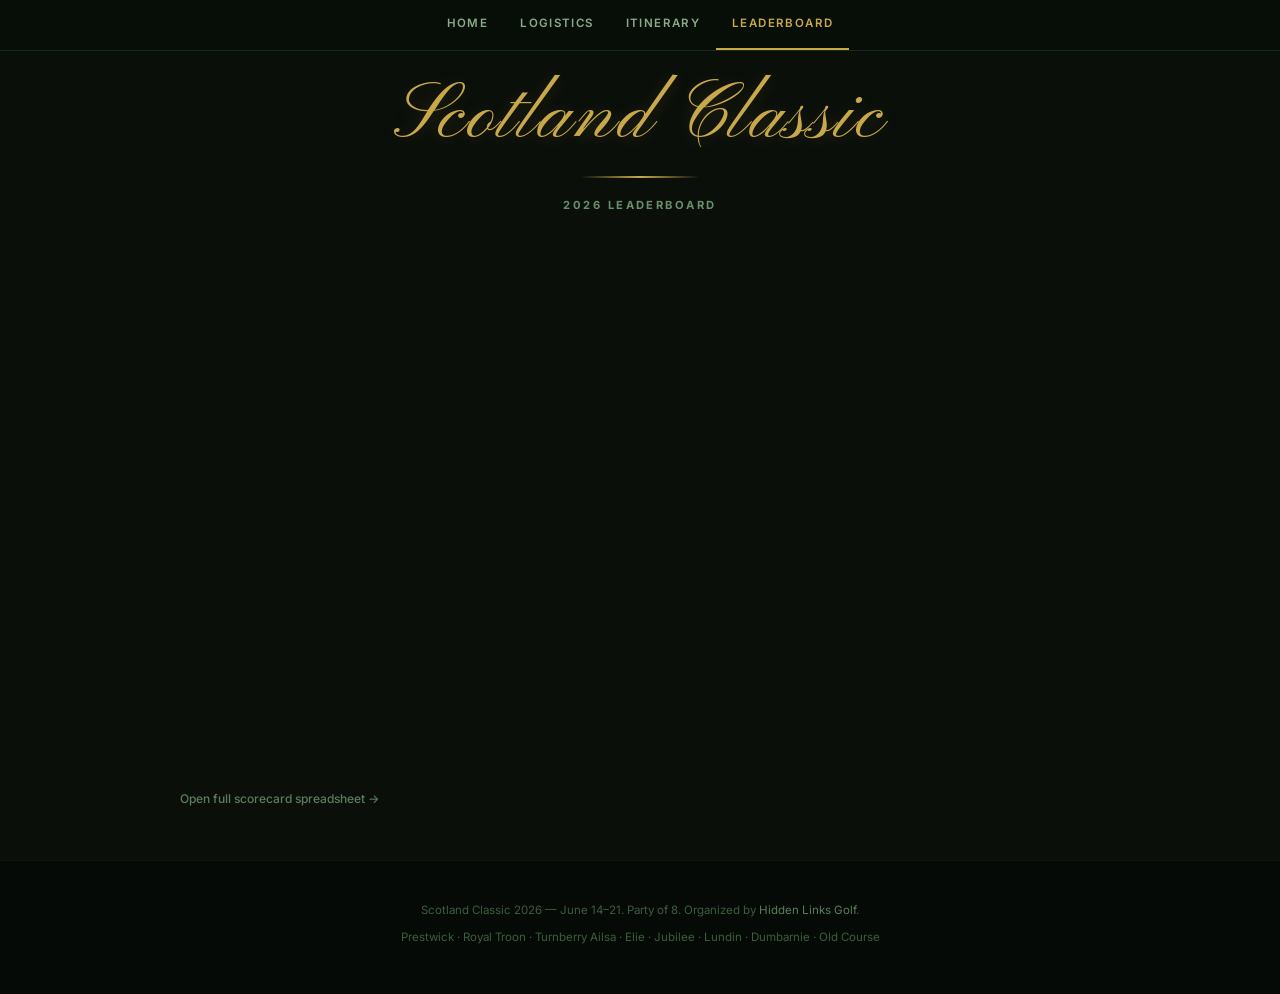
<file: leaderboard.html>
<!DOCTYPE html>
<html lang="en">
<head>
  <meta charset="UTF-8" />
  <meta name="viewport" content="width=device-width, initial-scale=1.0" />
  <title>Leaderboard &mdash; Scotland Classic 2026</title>
  <link rel="stylesheet" href="styles.css" />
</head>
<body>

<nav class="site-nav">
  <a href="index.html">Home</a>
  <a href="logistics.html">Logistics</a>
  <a href="itinerary.html">Itinerary</a>
  <a href="leaderboard.html" class="active">Leaderboard</a>
</nav>

<div class="container">

  <section id="leaderboard" class="leaderboard-section">

    <div class="leaderboard-title-block">
      <span class="scotland-classic">Scotland Classic</span>
      <div class="scotland-classic-divider"></div>
      <span class="leaderboard-subtitle">2026 Leaderboard</span>
    </div>

    <div style="margin-bottom:1rem;">
      <iframe src="https://docs.google.com/spreadsheets/d/1C3UsT4tsvvu9zTn37HtPP2dau4e_im6jhLcx4BYp_tc/edit?gid=1916784796&single=true&widget=true&headers=false"
        style="width:100%; height:500px; border:none;"
        loading="lazy"></iframe>
    </div>
    <a href="https://docs.google.com/spreadsheets/d/1C3UsT4tsvvu9zTn37HtPP2dau4e_im6jhLcx4BYp_tc/edit"
      target="_blank" class="scorecard-link">
      Open full scorecard spreadsheet &rarr;
    </a>

  </section>

</div>

<footer>
  <p>Scotland Classic 2026 &mdash; June 14&ndash;21. Party of 8. Organized by <a href="https://www.hiddenlinksgolf.com" target="_blank">Hidden Links Golf</a>.</p>
  <p style="margin-top:0.5rem;">Prestwick &middot; Royal Troon &middot; Turnberry Ailsa &middot; Elie &middot; Jubilee &middot; Lundin &middot; Dumbarnie &middot; Old Course</p>
</footer>

</body>
</html>
</file>
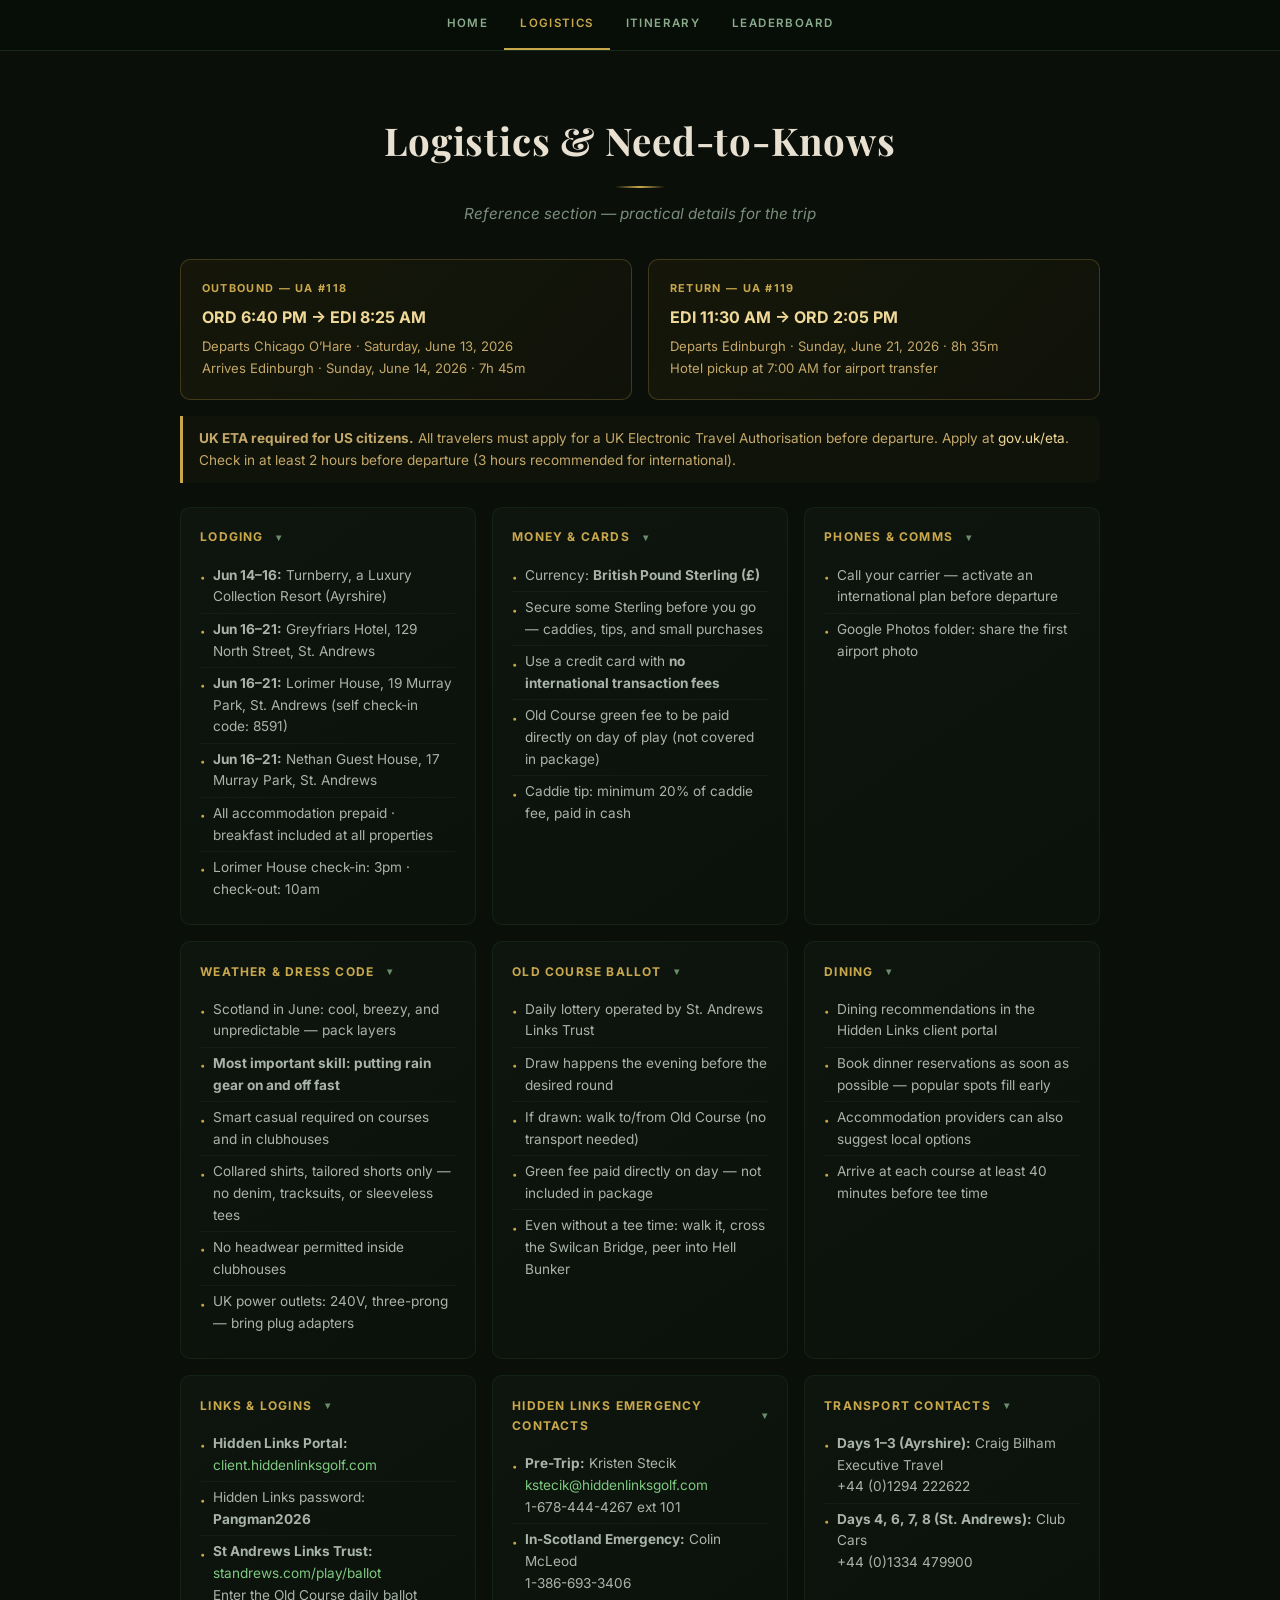
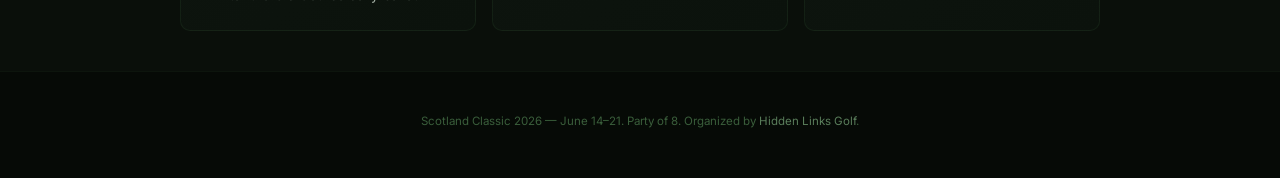
<file: logistics.html>
<!DOCTYPE html>
<html lang="en">
<head>
  <meta charset="UTF-8" />
  <meta name="viewport" content="width=device-width, initial-scale=1.0" />
  <title>Logistics &mdash; Scotland Classic 2026</title>
  <link rel="stylesheet" href="styles.css" />
</head>
<body>

<nav class="site-nav">
  <a href="index.html">Home</a>
  <a href="logistics.html" class="active">Logistics</a>
  <a href="itinerary.html">Itinerary</a>
  <a href="leaderboard.html">Leaderboard</a>
</nav>

<div class="container">

  <section>
    <div class="section-header">
      <h2>Logistics &amp; Need-to-Knows</h2>
      <div class="divider"></div>
      <p>Reference section &mdash; practical details for the trip</p>
    </div>

    <!-- ===== FLIGHTS ===== -->
    <div class="flights-section" style="margin-bottom:1.5rem;">
      <div class="flights-grid">
        <div class="flight-card">
          <div class="flight-card-label">Outbound &mdash; UA #118</div>
          <div class="flight-card-main">ORD 6:40 PM &rarr; EDI 8:25 AM</div>
          <div class="flight-card-detail">Departs Chicago O&rsquo;Hare &middot; Saturday, June 13, 2026</div>
          <div class="flight-card-detail">Arrives Edinburgh &middot; Sunday, June 14, 2026 &middot; 7h 45m</div>
        </div>
        <div class="flight-card">
          <div class="flight-card-label">Return &mdash; UA #119</div>
          <div class="flight-card-main">EDI 11:30 AM &rarr; ORD 2:05 PM</div>
          <div class="flight-card-detail">Departs Edinburgh &middot; Sunday, June 21, 2026 &middot; 8h 35m</div>
          <div class="flight-card-detail">Hotel pickup at 7:00 AM for airport transfer</div>
        </div>
      </div>
      <div class="flights-note">
        <strong>UK ETA required for US citizens.</strong> All travelers must apply for a UK Electronic Travel Authorisation before departure. Apply at <a href="https://www.gov.uk/guidance/apply-for-an-electronic-travel-authorisation-eta" target="_blank">gov.uk/eta</a>. Check in at least 2 hours before departure (3 hours recommended for international).
      </div>
    </div>

    <div class="logistics-grid">

      <div class="logistics-card">
        <h3>Lodging</h3>
        <ul>
          <li><span class="li-dot">&bull;</span> <span><strong>Jun 14&ndash;16:</strong> Turnberry, a Luxury Collection Resort (Ayrshire)</span></li>
          <li><span class="li-dot">&bull;</span> <span><strong>Jun 16&ndash;21:</strong> Greyfriars Hotel, 129 North Street, St. Andrews</span></li>
          <li><span class="li-dot">&bull;</span> <span><strong>Jun 16&ndash;21:</strong> Lorimer House, 19 Murray Park, St. Andrews (self check-in code: 8591)</span></li>
          <li><span class="li-dot">&bull;</span> <span><strong>Jun 16&ndash;21:</strong> Nethan Guest House, 17 Murray Park, St. Andrews</span></li>
          <li><span class="li-dot">&bull;</span> <span>All accommodation prepaid &middot; breakfast included at all properties</span></li>
          <li><span class="li-dot">&bull;</span> <span>Lorimer House check-in: 3pm &middot; check-out: 10am</span></li>
        </ul>
      </div>

      <div class="logistics-card">
        <h3>Money &amp; Cards</h3>
        <ul>
          <li><span class="li-dot">&bull;</span> <span>Currency: <strong>British Pound Sterling (&pound;)</strong></span></li>
          <li><span class="li-dot">&bull;</span> <span>Secure some Sterling before you go &mdash; caddies, tips, and small purchases</span></li>
          <li><span class="li-dot">&bull;</span> <span>Use a credit card with <strong>no international transaction fees</strong></span></li>
          <li><span class="li-dot">&bull;</span> <span>Old Course green fee to be paid directly on day of play (not covered in package)</span></li>
          <li><span class="li-dot">&bull;</span> <span>Caddie tip: minimum 20% of caddie fee, paid in cash</span></li>
        </ul>
      </div>

      <div class="logistics-card">
        <h3>Phones &amp; Comms</h3>
        <ul>
          <li><span class="li-dot">&bull;</span> <span>Call your carrier &mdash; activate an international plan before departure</span></li>
          <li><span class="li-dot">&bull;</span> <span>Google Photos folder: share the first airport photo</span></li>
        </ul>
      </div>

      <div class="logistics-card">
        <h3>Weather &amp; Dress Code</h3>
        <ul>
          <li><span class="li-dot">&bull;</span> <span>Scotland in June: cool, breezy, and unpredictable &mdash; pack layers</span></li>
          <li><span class="li-dot">&bull;</span> <span><strong>Most important skill: putting rain gear on and off fast</strong></span></li>
          <li><span class="li-dot">&bull;</span> <span>Smart casual required on courses and in clubhouses</span></li>
          <li><span class="li-dot">&bull;</span> <span>Collared shirts, tailored shorts only &mdash; no denim, tracksuits, or sleeveless tees</span></li>
          <li><span class="li-dot">&bull;</span> <span>No headwear permitted inside clubhouses</span></li>
          <li><span class="li-dot">&bull;</span> <span>UK power outlets: 240V, three-prong &mdash; bring plug adapters</span></li>
        </ul>
      </div>

      <div class="logistics-card">
        <h3>Old Course Ballot</h3>
        <ul>
          <li><span class="li-dot">&bull;</span> <span>Daily lottery operated by St. Andrews Links Trust</span></li>
          <li><span class="li-dot">&bull;</span> <span>Draw happens the evening before the desired round</span></li>
          <li><span class="li-dot">&bull;</span> <span>If drawn: walk to/from Old Course (no transport needed)</span></li>
          <li><span class="li-dot">&bull;</span> <span>Green fee paid directly on day &mdash; not included in package</span></li>
          <li><span class="li-dot">&bull;</span> <span>Even without a tee time: walk it, cross the Swilcan Bridge, peer into Hell Bunker</span></li>
        </ul>
      </div>

      <div class="logistics-card">
        <h3>Dining</h3>
        <ul>
          <li><span class="li-dot">&bull;</span> <span>Dining recommendations in the Hidden Links client portal</span></li>
          <li><span class="li-dot">&bull;</span> <span>Book dinner reservations as soon as possible &mdash; popular spots fill early</span></li>
          <li><span class="li-dot">&bull;</span> <span>Accommodation providers can also suggest local options</span></li>
          <li><span class="li-dot">&bull;</span> <span>Arrive at each course at least 40 minutes before tee time</span></li>
        </ul>
      </div>

      <div class="logistics-card">
        <h3>Links &amp; Logins</h3>
        <ul>
          <li><span class="li-dot">&bull;</span>
            <div>
              <strong>Hidden Links Portal:</strong><br/>
              <a href="https://client.hiddenlinksgolf.com//Tour/Login?t=10052" target="_blank">client.hiddenlinksgolf.com</a>
            </div>
          </li>
          <li><span class="li-dot">&bull;</span>
            <div>Hidden Links password: <strong>Pangman2026</strong></div>
          </li>
          <li><span class="li-dot">&bull;</span>
            <div>
              <strong>St Andrews Links Trust:</strong><br/>
              <a href="https://www.standrews.com/play/ballot" target="_blank">standrews.com/play/ballot</a><br/>
              Enter the Old Course daily ballot
            </div>
          </li>
        </ul>
      </div>

      <div class="logistics-card">
        <h3>Hidden Links Emergency Contacts</h3>
        <ul>
          <li><span class="li-dot">&bull;</span>
            <div>
              <strong>Pre-Trip:</strong> Kristen Stecik<br/>
              <a href="mailto:kstecik@hiddenlinksgolf.com">kstecik@hiddenlinksgolf.com</a><br/>
              1-678-444-4267 ext 101
            </div>
          </li>
          <li><span class="li-dot">&bull;</span>
            <div>
              <strong>In-Scotland Emergency:</strong> Colin McLeod<br/>
              1-386-693-3406
            </div>
          </li>
        </ul>
      </div>

      <div class="logistics-card">
        <h3>Transport Contacts</h3>
        <ul>
          <li><span class="li-dot">&bull;</span>
            <div>
              <strong>Days 1&ndash;3 (Ayrshire):</strong> Craig Bilham Executive Travel<br/>
              +44 (0)1294 222622
            </div>
          </li>
          <li><span class="li-dot">&bull;</span>
            <div>
              <strong>Days 4, 6, 7, 8 (St. Andrews):</strong> Club Cars<br/>
              +44 (0)1334 479900
            </div>
          </li>
        </ul>
      </div>

    </div>
  </section>

</div>

<footer>
  <p>Scotland Classic 2026 &mdash; June 14&ndash;21. Party of 8. Organized by <a href="https://www.hiddenlinksgolf.com" target="_blank">Hidden Links Golf</a>.</p>
</footer>

<script>
document.querySelectorAll('.logistics-card h3').forEach(function(header) {
  header.addEventListener('click', function() {
    this.closest('.logistics-card').classList.toggle('collapsed');
  });
});
</script>

</body>
</html>
</file>
<file: styles.css>
/* ===================================================================
   Scotland Classic 2026 — Shared Stylesheet
   Premium dark theme inspired by Augusta & The Open Championship
   =================================================================== */

@import url('https://fonts.googleapis.com/css2?family=Playfair+Display:ital,wght@0,400;0,700;0,900;1,400&family=Inter:wght@300;400;500;600;700&family=Pinyon+Script&display=swap');

/* ===== RESET & BASE ===== */
*, *::before, *::after { box-sizing: border-box; margin: 0; padding: 0; }
html { scroll-behavior: smooth; }

body {
  font-family: 'Inter', -apple-system, BlinkMacSystemFont, 'Segoe UI', sans-serif;
  background: #0a0f0a;
  color: #d4cfc4;
  line-height: 1.7;
  font-size: 16px;
  -webkit-font-smoothing: antialiased;
  -moz-osx-font-smoothing: grayscale;
  padding-top: 52px; /* offset for fixed nav */
}

h1, h2, h3, h4, h5 {
  font-family: 'Playfair Display', Georgia, 'Times New Roman', serif;
}

a { color: #7ec87f; text-decoration: none; transition: color 0.2s; }
a:hover { color: #a8e8a9; }

img { max-width: 100%; height: auto; }

/* ===== NAV BAR (fixed, all pages) ===== */
.site-nav {
  position: fixed;
  top: 0;
  left: 0;
  right: 0;
  z-index: 1000;
  background: rgba(8, 14, 8, 0.96);
  backdrop-filter: blur(12px);
  -webkit-backdrop-filter: blur(12px);
  border-bottom: 1px solid rgba(90, 158, 92, 0.2);
  display: flex;
  align-items: center;
  justify-content: center;
  gap: 0;
  overflow-x: auto;
  scrollbar-width: none;
  padding: 0 1rem;
}
.site-nav::-webkit-scrollbar { display: none; }

.site-nav .nav-brand {
  font-family: 'Pinyon Script', cursive;
  font-size: 1.3rem;
  color: #c9a84c;
  padding: 0.75rem 1.2rem 0.75rem 0;
  white-space: nowrap;
  border-right: 1px solid rgba(90, 158, 92, 0.15);
  margin-right: 0.5rem;
  flex-shrink: 0;
}

.site-nav a:not(.nav-brand) {
  color: #8aab8b;
  text-decoration: none;
  font-family: 'Inter', sans-serif;
  font-size: 0.72rem;
  font-weight: 600;
  letter-spacing: 0.12em;
  text-transform: uppercase;
  padding: 0.9rem 1rem;
  white-space: nowrap;
  transition: color 0.2s, border-bottom 0.2s;
  border-bottom: 2px solid transparent;
}
.site-nav a:not(.nav-brand):hover {
  color: #fff;
  border-bottom-color: #c9a84c;
}
.site-nav a:not(.nav-brand).active {
  color: #c9a84c;
  border-bottom-color: #c9a84c;
}

/* ===== LAYOUT ===== */
.container {
  max-width: 960px;
  margin: 0 auto;
  padding: 0 1.25rem;
}
.container-wide {
  max-width: 1100px;
  margin: 0 auto;
  padding: 0 1.25rem;
}

/* ===== SECTION HEADERS ===== */
.section-header {
  padding: 3.5rem 0 2rem;
  text-align: center;
}
.section-header h2 {
  font-family: 'Playfair Display', Georgia, serif;
  font-size: clamp(1.6rem, 3.5vw, 2.4rem);
  font-weight: 700;
  color: #e8e0d0;
  margin-bottom: 0.4rem;
  letter-spacing: 0.02em;
}
.section-header p {
  color: #7a8e7b;
  font-style: italic;
  font-size: 0.95rem;
}
.divider {
  width: 50px;
  height: 2px;
  background: linear-gradient(90deg, transparent, #c9a84c, transparent);
  margin: 0.8rem auto;
  border-radius: 2px;
}

/* ===== HERO ===== */
.hero {
  position: relative;
  min-height: 100vh;
  margin-top: -52px; /* pull hero up behind the fixed nav */
  display: flex;
  flex-direction: column;
  justify-content: flex-end;
  align-items: flex-start;
  overflow: hidden;
}
.hero-bg {
  position: absolute;
  inset: 0;
  background: url('images/turnberry_hero.jpg') center center / cover no-repeat;
  filter: brightness(0.45) saturate(0.85);
  z-index: 0;
}
.hero::after {
  content: '';
  position: absolute;
  bottom: 0;
  left: 0;
  right: 0;
  height: 50%;
  background: linear-gradient(to top, #0a0f0a 0%, transparent 100%);
  z-index: 0;
}
.hero-content {
  position: relative;
  z-index: 1;
  padding: 3rem 2rem 4rem;
  max-width: 800px;
}
.hero-flag {
  font-size: 1.2rem;
  letter-spacing: 0.12em;
  text-transform: uppercase;
  color: #c9a84c;
  font-family: 'Inter', sans-serif;
  font-weight: 600;
  margin-bottom: 0.8rem;
}
.hero h1 {
  font-family: 'Playfair Display', Georgia, serif;
  font-size: clamp(2.4rem, 5.5vw, 4.2rem);
  font-weight: 900;
  color: #fff;
  line-height: 1.1;
  text-shadow: 0 3px 20px rgba(0,0,0,0.6);
  margin-bottom: 1rem;
}
.hero-sub {
  font-size: clamp(0.95rem, 2vw, 1.15rem);
  color: #b8c4b9;
  line-height: 1.7;
  margin-bottom: 2rem;
  font-family: 'Playfair Display', Georgia, serif;
  font-style: italic;
}
.hero-sub strong { color: #e8e0d0; }
.hero-badges {
  display: flex;
  flex-wrap: wrap;
  gap: 0.5rem;
}
.badge {
  background: rgba(201, 168, 76, 0.12);
  border: 1px solid rgba(201, 168, 76, 0.3);
  color: #c9a84c;
  padding: 0.35rem 0.9rem;
  border-radius: 999px;
  font-size: 0.78rem;
  font-family: 'Inter', sans-serif;
  font-weight: 500;
  letter-spacing: 0.03em;
  backdrop-filter: blur(4px);
}
.scroll-hint {
  position: absolute;
  bottom: 1.5rem;
  right: 2rem;
  z-index: 1;
  color: rgba(255,255,255,0.35);
  font-size: 0.75rem;
  font-family: 'Inter', sans-serif;
  text-align: center;
  animation: bounce 2.5s ease-in-out infinite;
}
@keyframes bounce {
  0%, 100% { transform: translateY(0); }
  50% { transform: translateY(8px); }
}

/* ===== HYPE VIDEO ===== */
.video-section {
  background: linear-gradient(180deg, #0a0f0a 0%, #0d130d 100%);
  padding: 2.5rem 1.25rem;
}
.video-wrapper {
  max-width: 860px;
  margin: 0 auto;
}
.video-frame {
  position: relative;
  width: 100%;
  padding-top: 56.25%;
  border-radius: 8px;
  overflow: hidden;
  border: 1px solid rgba(201, 168, 76, 0.15);
  box-shadow: 0 8px 40px rgba(0,0,0,0.5);
}
.video-frame iframe {
  position: absolute;
  top: 0; left: 0;
  width: 100%; height: 100%;
  border: none;
}

/* ===== TRIP AT A GLANCE ===== */
.glance-grid {
  display: grid;
  grid-template-columns: repeat(auto-fit, minmax(140px, 1fr));
  gap: 0.8rem;
  margin-bottom: 2.5rem;
}
.glance-card {
  background: linear-gradient(145deg, #111a12, #0e150f);
  border: 1px solid rgba(90, 158, 92, 0.12);
  border-radius: 10px;
  padding: 1.2rem 0.8rem;
  text-align: center;
  transition: border-color 0.3s, transform 0.2s;
}
.glance-card:hover {
  border-color: rgba(201, 168, 76, 0.3);
  transform: translateY(-2px);
}
.glance-number {
  font-family: 'Playfair Display', Georgia, serif;
  font-size: 2rem;
  font-weight: 900;
  color: #c9a84c;
  line-height: 1;
  margin-bottom: 0.3rem;
}
.glance-label {
  font-size: 0.68rem;
  text-transform: uppercase;
  letter-spacing: 0.14em;
  color: #6a8e6b;
  font-weight: 600;
}

/* ===== COUNTDOWN ===== */
.countdown-bar {
  background: linear-gradient(135deg, #111a12, #162718);
  border: 1px solid rgba(201, 168, 76, 0.2);
  border-radius: 12px;
  padding: 1.5rem;
  text-align: center;
  margin-bottom: 2.5rem;
}
.countdown-bar h3 {
  color: #c9a84c;
  font-family: 'Inter', sans-serif;
  font-size: 0.7rem;
  font-weight: 700;
  letter-spacing: 0.18em;
  text-transform: uppercase;
  margin-bottom: 0.75rem;
}
.countdown-numbers {
  display: flex;
  justify-content: center;
  gap: 1.5rem;
  flex-wrap: wrap;
}
.countdown-unit { text-align: center; }
.countdown-unit .num {
  font-family: 'Playfair Display', Georgia, serif;
  font-size: 2.4rem;
  font-weight: 900;
  color: #fff;
  line-height: 1;
  display: block;
}
.countdown-unit .lbl {
  font-size: 0.65rem;
  text-transform: uppercase;
  letter-spacing: 0.14em;
  color: #6a8e6b;
  font-weight: 600;
}

/* ===== FLIGHTS ===== */
.flights-section { margin-bottom: 2.5rem; }
.flights-grid {
  display: grid;
  grid-template-columns: repeat(auto-fit, minmax(280px, 1fr));
  gap: 1rem;
  margin-bottom: 1rem;
}
.flight-card {
  background: linear-gradient(135deg, rgba(90, 70, 10, 0.15), rgba(90, 70, 10, 0.08));
  border: 1px solid rgba(201, 168, 76, 0.25);
  border-radius: 10px;
  padding: 1.2rem 1.3rem;
  transition: border-color 0.3s;
}
.flight-card:hover { border-color: rgba(201, 168, 76, 0.5); }
.flight-card-label {
  font-size: 0.68rem;
  font-family: 'Inter', sans-serif;
  font-weight: 700;
  text-transform: uppercase;
  letter-spacing: 0.12em;
  color: #c9a84c;
  margin-bottom: 0.4rem;
}
.flight-card-main {
  font-size: 1rem;
  font-weight: 700;
  color: #f0d898;
  margin-bottom: 0.25rem;
}
.flight-card-detail {
  font-size: 0.82rem;
  color: #c4a86a;
}
.flights-note {
  background: rgba(90, 70, 10, 0.08);
  border-left: 3px solid #c9a84c;
  padding: 0.75rem 1rem;
  border-radius: 0 8px 8px 0;
  font-size: 0.85rem;
  color: #c4a86a;
  line-height: 1.6;
}
.flights-note a { color: #f0d898; }

/* ===== RIGHT NOW / NEXT UP BAR ===== */
#right-now-bar {
  background: linear-gradient(135deg, #111e13, #162718);
  border: 1px solid rgba(201, 168, 76, 0.25);
  border-radius: 12px;
  padding: 1.2rem 1.4rem;
  margin-bottom: 2rem;
  display: flex;
  align-items: center;
  gap: 1rem;
  flex-wrap: wrap;
  transition: border-color 0.3s;
}
#right-now-bar:hover { border-color: rgba(201, 168, 76, 0.45); }
.right-now-icon { font-size: 1.6rem; flex-shrink: 0; }
.right-now-text { flex: 1; min-width: 200px; }
.right-now-label {
  font-size: 0.65rem;
  font-family: 'Inter', sans-serif;
  font-weight: 700;
  text-transform: uppercase;
  letter-spacing: 0.15em;
  color: #c9a84c;
  margin-bottom: 0.2rem;
}
.right-now-main {
  font-size: 1rem;
  font-weight: 600;
  color: #e8e0d0;
  line-height: 1.4;
}
.right-now-detail {
  font-size: 0.82rem;
  color: #8aab8b;
  margin-top: 0.15rem;
}
.right-now-btn {
  display: inline-block;
  background: linear-gradient(135deg, #2a5a2c, #1e4420);
  color: #c9a84c;
  text-decoration: none;
  padding: 0.5rem 1.1rem;
  border-radius: 6px;
  font-size: 0.78rem;
  font-weight: 700;
  font-family: 'Inter', sans-serif;
  letter-spacing: 0.05em;
  text-transform: uppercase;
  white-space: nowrap;
  transition: all 0.2s;
  border: 1px solid rgba(201, 168, 76, 0.3);
  cursor: pointer;
}
.right-now-btn:hover {
  background: linear-gradient(135deg, #3a6e3c, #2a5a2c);
  border-color: #c9a84c;
  color: #f0d898;
}

/* ===== LEADERBOARD ===== */
.leaderboard-section { margin-bottom: 3rem; }

.leaderboard-title-block {
  text-align: center;
  margin-bottom: 2.5rem;
  padding-top: 1rem;
}
.leaderboard-title-block .scotland-classic {
  font-family: 'Pinyon Script', cursive;
  font-size: clamp(3rem, 7vw, 5rem);
  color: #c9a84c;
  display: block;
  line-height: 1.25;
  letter-spacing: 0.03em;
  text-shadow: 0 2px 16px rgba(201, 168, 76, 0.2);
  margin-bottom: 0.5rem;
}
.scotland-classic-divider {
  width: 120px;
  height: 2px;
  background: linear-gradient(90deg, transparent, #c9a84c, transparent);
  margin: 0.5rem auto 0.75rem;
  border-radius: 2px;
}
.leaderboard-title-block .leaderboard-subtitle {
  font-family: 'Inter', sans-serif;
  font-size: 0.7rem;
  font-weight: 700;
  letter-spacing: 0.22em;
  text-transform: uppercase;
  color: #6a8e6b;
}

.leaderboard-sub { margin-bottom: 2rem; }
.leaderboard-sub h3 {
  font-family: 'Inter', sans-serif;
  font-size: 0.75rem;
  font-weight: 700;
  color: #c9a84c;
  letter-spacing: 0.15em;
  text-transform: uppercase;
  margin-bottom: 0.75rem;
  padding-left: 0.25rem;
}

.lb-table {
  width: 100%;
  border-collapse: collapse;
  border-radius: 8px;
  overflow: hidden;
  font-size: 0.88rem;
}
.lb-table thead tr {
  background: linear-gradient(135deg, #1a3a1c, #0e2810);
}
.lb-table thead th {
  color: #c9a84c;
  font-family: 'Inter', sans-serif;
  font-size: 0.68rem;
  font-weight: 700;
  text-transform: uppercase;
  letter-spacing: 0.1em;
  padding: 0.7rem 0.8rem;
  text-align: left;
  border-bottom: 2px solid rgba(201, 168, 76, 0.2);
}
.lb-table thead th:last-child { text-align: center; }
.lb-table tbody tr {
  background: #0e150f;
  border-bottom: 1px solid rgba(90, 158, 92, 0.08);
  transition: background 0.2s;
}
.lb-table tbody tr:hover { background: #132015; }
.lb-table tbody tr:nth-child(even) { background: #0b120c; }
.lb-table tbody tr:nth-child(even):hover { background: #132015; }
.lb-table tbody td {
  padding: 0.6rem 0.8rem;
  color: #b8c4b9;
  min-height: 44px;
}
.lb-pos {
  font-weight: 700;
  color: #c9a84c;
  width: 36px;
  font-family: 'Playfair Display', Georgia, serif;
}
.lb-name { font-weight: 600; color: #e8e0d0; }
.lb-score {
  text-align: center;
  font-weight: 700;
  color: #8aab8b;
  width: 70px;
  font-family: 'Inter', sans-serif;
}
.lb-note {
  font-size: 0.75rem;
  color: #5a7e5b;
  margin-top: 0.5rem;
  font-style: italic;
}
.lb-note a { color: #7ec87f; }

.lb-match-table {
  width: 100%;
  border-collapse: collapse;
  border-radius: 8px;
  overflow: hidden;
  font-size: 0.88rem;
}
.lb-match-table thead tr {
  background: linear-gradient(135deg, #1a2e1a, #0e1e0e);
}
.lb-match-table thead th {
  color: #c9a84c;
  font-family: 'Inter', sans-serif;
  font-size: 0.68rem;
  font-weight: 700;
  text-transform: uppercase;
  letter-spacing: 0.1em;
  padding: 0.7rem 0.8rem;
  text-align: left;
  border-bottom: 2px solid rgba(201, 168, 76, 0.2);
}
.lb-match-table tbody tr {
  background: #0e150f;
  border-bottom: 1px solid rgba(90, 158, 92, 0.08);
  transition: background 0.2s;
}
.lb-match-table tbody tr:hover { background: #132015; }
.lb-match-table tbody tr:nth-child(even) { background: #0b120c; }
.lb-match-table tbody td {
  padding: 0.6rem 0.8rem;
  color: #b8c4b9;
  min-height: 44px;
}
.lb-match-status { color: #5a7e5b; font-style: italic; font-size: 0.82rem; }

/* ===== DAY CARDS ===== */
.day-card {
  background: linear-gradient(145deg, #0e150f, #0b120c);
  border: 1px solid rgba(90, 158, 92, 0.1);
  border-radius: 10px;
  margin-bottom: 1.25rem;
  overflow: hidden;
  transition: border-color 0.3s, box-shadow 0.3s;
}
.day-card:hover {
  border-color: rgba(90, 158, 92, 0.2);
  box-shadow: 0 4px 20px rgba(0,0,0,0.3);
}
.day-card.today-highlight {
  border-color: #c9a84c;
  box-shadow: 0 0 0 1px rgba(201, 168, 76, 0.3), 0 4px 24px rgba(201, 168, 76, 0.1);
}
.day-header {
  background: linear-gradient(135deg, #111e13, #162718);
  padding: 1rem 1.3rem;
  display: flex;
  align-items: center;
  gap: 0.8rem;
  cursor: pointer;
  user-select: none;
  transition: background 0.2s;
}
.day-header:hover { background: linear-gradient(135deg, #152218, #1a2e1c); }
.day-label {
  background: linear-gradient(135deg, #2a5a2c, #1e4420);
  color: #c9a84c;
  font-family: 'Inter', sans-serif;
  font-size: 0.65rem;
  font-weight: 700;
  letter-spacing: 0.12em;
  text-transform: uppercase;
  padding: 0.25rem 0.65rem;
  border-radius: 4px;
  white-space: nowrap;
  border: 1px solid rgba(201, 168, 76, 0.2);
}
.day-title {
  flex: 1;
  font-family: 'Playfair Display', Georgia, serif;
  font-size: 1rem;
  color: #e8e0d0;
  font-weight: 700;
}
.day-date {
  font-family: 'Inter', sans-serif;
  font-size: 0.75rem;
  color: #6a8e6b;
  white-space: nowrap;
  font-weight: 500;
}
.day-body { padding: 1.25rem 1.3rem; }
.day-body p {
  color: #a8b4a9;
  margin-bottom: 0.75rem;
  font-size: 0.92rem;
  line-height: 1.7;
}
.event-list {
  list-style: none;
  margin: 0.5rem 0 1rem;
}
.event-list li {
  display: flex;
  gap: 0.75rem;
  padding: 0.45rem 0;
  border-bottom: 1px solid rgba(255,255,255,0.03);
  font-size: 0.88rem;
  color: #a8b4a9;
  line-height: 1.6;
}
.event-list li:last-child { border-bottom: none; }
.event-time {
  color: #c9a84c;
  font-family: 'Inter', sans-serif;
  font-weight: 700;
  white-space: nowrap;
  min-width: 78px;
  font-size: 0.78rem;
  padding-top: 0.06rem;
}
.tag {
  display: inline-block;
  font-family: 'Inter', sans-serif;
  font-size: 0.6rem;
  font-weight: 700;
  letter-spacing: 0.1em;
  text-transform: uppercase;
  padding: 0.12rem 0.45rem;
  border-radius: 3px;
  margin-right: 0.35rem;
  white-space: nowrap;
  vertical-align: middle;
}
.tag-golf     { background: rgba(90, 158, 92, 0.15); color: #7ec87f; border: 1px solid rgba(90, 158, 92, 0.2); }
.tag-hotel    { background: rgba(78, 138, 200, 0.12); color: #7eb8e8; border: 1px solid rgba(78, 138, 200, 0.15); }
.tag-travel   { background: rgba(201, 168, 76, 0.1); color: #c9a84c; border: 1px solid rgba(201, 168, 76, 0.15); }
.tag-dinner   { background: rgba(200, 100, 140, 0.1); color: #e87eb8; border: 1px solid rgba(200, 100, 140, 0.12); }
.tag-explore  { background: rgba(140, 100, 200, 0.1); color: #b87ee8; border: 1px solid rgba(140, 100, 200, 0.12); }
.tag-phone    { background: rgba(100, 180, 200, 0.1); color: #7ed4e8; border: 1px solid rgba(100, 180, 200, 0.12); }

/* Note / phone / flight boxes */
.note-box {
  background: rgba(90, 158, 92, 0.06);
  border-left: 3px solid rgba(90, 158, 92, 0.4);
  padding: 0.7rem 1rem;
  margin: 0.75rem 0;
  border-radius: 0 6px 6px 0;
  font-size: 0.85rem;
  color: #8aab8b;
  line-height: 1.6;
}
.phone-box {
  background: rgba(78, 138, 200, 0.08);
  border-left: 3px solid rgba(78, 158, 200, 0.4);
  padding: 0.6rem 1rem;
  margin: 0.75rem 0;
  border-radius: 0 6px 6px 0;
  font-size: 0.85rem;
  color: #8ab4d4;
  line-height: 1.6;
}
.phone-box strong { color: #a8d0e8; }
.flight-box {
  background: rgba(201, 168, 76, 0.06);
  border-left: 3px solid rgba(201, 168, 76, 0.4);
  padding: 0.6rem 1rem;
  margin: 0.75rem 0;
  border-radius: 0 6px 6px 0;
  font-size: 0.85rem;
  color: #c4a86a;
}
.flight-box strong { color: #f0d898; }

/* ===== COURSE DETAIL (inside day cards) ===== */
.course-detail {
  margin-bottom: 1.25rem;
  padding-bottom: 1.25rem;
  border-bottom: 1px solid rgba(90, 158, 92, 0.08);
}
.course-detail .course-img {
  width: 100%;
  height: 220px;
  object-fit: cover;
  border-radius: 8px;
  margin-bottom: 0.9rem;
  display: block;
}
.course-detail .course-desc {
  font-size: 0.88rem;
  color: #a8b4a9;
  line-height: 1.7;
  margin-bottom: 0.6rem;
}
.course-fact {
  display: flex;
  gap: 0.5rem;
  font-size: 0.78rem;
  color: #6a8e6b;
  margin-bottom: 0.2rem;
}
.course-fact-icon { color: #c9a84c; }
.course-photo-credit {
  font-size: 0.62rem;
  color: #3a5e3b;
  margin-top: 0.6rem;
  font-style: italic;
}

/* ===== SCORECARD EMBED ===== */
.scorecard-embed {
  margin-top: 1rem;
  padding-top: 1rem;
  border-top: 1px solid rgba(90, 158, 92, 0.08);
}
.scorecard-label {
  font-size: 0.68rem;
  font-family: 'Inter', sans-serif;
  font-weight: 700;
  color: #6a8e6b;
  margin-bottom: 0.4rem;
  text-transform: uppercase;
  letter-spacing: 0.12em;
}
.scorecard-frame {
  border: 1px solid rgba(90, 158, 92, 0.1);
  border-radius: 6px;
}
.scorecard-frame iframe {
  width: 100%;
  height: 380px;
  border: none;
}
.scorecard-link {
  display: inline-block;
  margin-top: 0.5rem;
  font-size: 0.75rem;
  font-family: 'Inter', sans-serif;
  color: #5a7e5b;
  font-weight: 500;
  transition: color 0.2s;
}
.scorecard-link:hover { color: #c9a84c; }

/* ===== COLLAPSIBLE SECTIONS ===== */
.day-title::after {
  content: ' ▾';
  color: #6a8e6b;
  font-size: 0.75rem;
  transition: transform 0.2s;
  display: inline;
}
.day-card.collapsed .day-title::after {
  content: ' ▸';
}
.day-card.collapsed .day-body {
  display: none;
}

.logistics-card h3 {
  cursor: pointer;
}
.logistics-card h3::after {
  content: '▾';
  color: #6a8e6b;
  font-size: 0.65rem;
  transition: transform 0.2s;
  margin-left: 0.4rem;
  flex-shrink: 0;
}
.logistics-card.collapsed h3::after {
  content: '▸';
}
.logistics-card.collapsed ul,
.logistics-card.collapsed .flights-section {
  display: none;
}

/* ===== LOGISTICS GRID ===== */
.logistics-grid {
  display: grid;
  grid-template-columns: repeat(auto-fit, minmax(260px, 1fr));
  gap: 1rem;
  margin-bottom: 2.5rem;
}
.logistics-card {
  background: linear-gradient(145deg, #0e150f, #0b120c);
  border: 1px solid rgba(90, 158, 92, 0.1);
  border-radius: 10px;
  padding: 1.2rem;
  transition: border-color 0.3s, transform 0.2s;
}
.logistics-card:hover {
  border-color: rgba(201, 168, 76, 0.2);
  transform: translateY(-2px);
}
.logistics-card h3 {
  color: #c9a84c;
  font-family: 'Inter', sans-serif;
  font-size: 0.75rem;
  font-weight: 700;
  letter-spacing: 0.1em;
  text-transform: uppercase;
  margin-bottom: 0.75rem;
  display: flex;
  align-items: center;
  gap: 0.4rem;
}
.logistics-card ul { list-style: none; }
.logistics-card li {
  font-size: 0.85rem;
  color: #a8b4a9;
  padding: 0.3rem 0;
  border-bottom: 1px solid rgba(255,255,255,0.03);
  display: flex;
  gap: 0.5rem;
  line-height: 1.6;
  overflow-wrap: break-word;
  word-break: break-word;
}
.logistics-card li:last-child { border-bottom: none; }
.li-dot { color: #c9a84c; flex-shrink: 0; font-size: 0.6rem; padding-top: 0.35rem; }
.logistics-card li > span,
.logistics-card li > div {
  min-width: 0;
}

/* ===== CHECKLIST ===== */
.checklist {
  background: linear-gradient(145deg, #0e150f, #0b120c);
  border: 1px solid rgba(90, 158, 92, 0.1);
  border-radius: 10px;
  padding: 1.5rem;
  margin-bottom: 2.5rem;
}
.checklist h3 {
  color: #e8e0d0;
  font-family: 'Playfair Display', Georgia, serif;
  margin-bottom: 1rem;
  font-size: 1.1rem;
}
.checklist-grid {
  display: grid;
  grid-template-columns: repeat(auto-fit, minmax(240px, 1fr));
  gap: 0.4rem;
}
.checklist-item {
  display: flex;
  align-items: flex-start;
  gap: 0.6rem;
  font-size: 0.85rem;
  color: #a8b4a9;
  padding: 0.4rem 0.3rem;
  border-radius: 4px;
  transition: background 0.15s;
  line-height: 1.5;
}
.checklist-item:hover { background: rgba(90, 158, 92, 0.04); }
.check-box {
  width: 20px;
  height: 20px;
  border: 2px solid rgba(201, 168, 76, 0.3);
  border-radius: 4px;
  flex-shrink: 0;
  margin-top: 1px;
  cursor: pointer;
  transition: all 0.2s;
  display: flex;
  align-items: center;
  justify-content: center;
}
.check-box:hover {
  border-color: #c9a84c;
  background: rgba(201, 168, 76, 0.1);
}
.check-box.checked {
  background: #2a5a2c;
  border-color: #5a9e5c;
}

/* ===== FOOTER ===== */
footer {
  background: #060a06;
  border-top: 1px solid rgba(90, 158, 92, 0.08);
  text-align: center;
  padding: 2.5rem 1.25rem;
  font-size: 0.72rem;
  color: #3a5e3b;
}
footer p { margin-bottom: 0.4rem; }
footer a { color: #5a7e5b; }
footer a:hover { color: #c9a84c; }

/* ===== PHOTO GALLERY ===== */
.photo-gallery {
  display: none;
  overflow-x: auto;
  -webkit-overflow-scrolling: touch;
  scroll-snap-type: x mandatory;
  border-radius: 10px;
  border: 1px solid rgba(90, 158, 92, 0.12);
  background: #0b120c;
}
.photo-gallery-inner {
  display: flex;
  gap: 0;
}
.photo-slide {
  flex: 0 0 100%;
  scroll-snap-align: start;
  position: relative;
}
.photo-slide img {
  width: 100%;
  height: 350px;
  object-fit: cover;
  display: block;
}
.photo-caption {
  position: absolute;
  bottom: 0;
  left: 0;
  right: 0;
  padding: 0.6rem 1rem;
  background: linear-gradient(transparent, rgba(0,0,0,0.7));
  color: #d4cfc4;
  font-size: 0.78rem;
  font-style: italic;
}

/* ===== RESPONSIVE ===== */
@media (max-width: 600px) {
  .hero-content { padding: 2rem 1.25rem 3rem; }
  .hero h1 { font-size: clamp(1.8rem, 7vw, 2.8rem); }
  .hero-flag { font-size: 0.95rem; }

  .site-nav { justify-content: flex-start; }
  .site-nav .nav-brand { font-size: 1.1rem; padding: 0.7rem 0.8rem 0.7rem 0; }
  .site-nav a:not(.nav-brand) {
    padding: 0.8rem 0.7rem;
    font-size: 0.68rem;
    min-height: 44px;
    display: inline-flex;
    align-items: center;
  }

  .section-header { padding: 2.5rem 0 1.25rem; }

  .day-header { flex-wrap: wrap; }
  .day-date { width: 100%; margin-top: 0.2rem; }
  .day-body { padding: 1rem; }
  .event-time { min-width: 64px; font-size: 0.72rem; }
  .day-card { margin-bottom: 1rem; }

  .countdown-numbers { gap: 0.8rem; }
  .countdown-unit .num { font-size: 1.8rem; }

  .course-detail .course-img { height: 180px; }
  .photo-slide img { height: 250px; }

  .logistics-grid { grid-template-columns: 1fr; }
  .checklist-grid { grid-template-columns: 1fr; }
  .glance-grid { grid-template-columns: repeat(2, 1fr); }

  #right-now-bar { flex-direction: column; align-items: flex-start; }

  .flights-grid { grid-template-columns: 1fr; }

  .lb-table tbody td, .lb-match-table tbody td { min-height: 44px; padding: 0.65rem 0.6rem; }

  .scorecard-frame iframe { min-width: 600px; height: 280px; }

  a[href$=".pdf"] {
    display: inline-block;
    padding: 0.6rem 1rem;
    background: rgba(201, 168, 76, 0.08);
    border: 1px solid rgba(201, 168, 76, 0.2);
    border-radius: 6px;
    margin-top: 0.5rem;
    min-height: 44px;
    line-height: 1.8;
  }

  .logistics-card a, .note-box a {
    display: inline-block;
    min-height: 44px;
    line-height: 2;
    padding: 0 0.25rem;
  }
}
</file>
